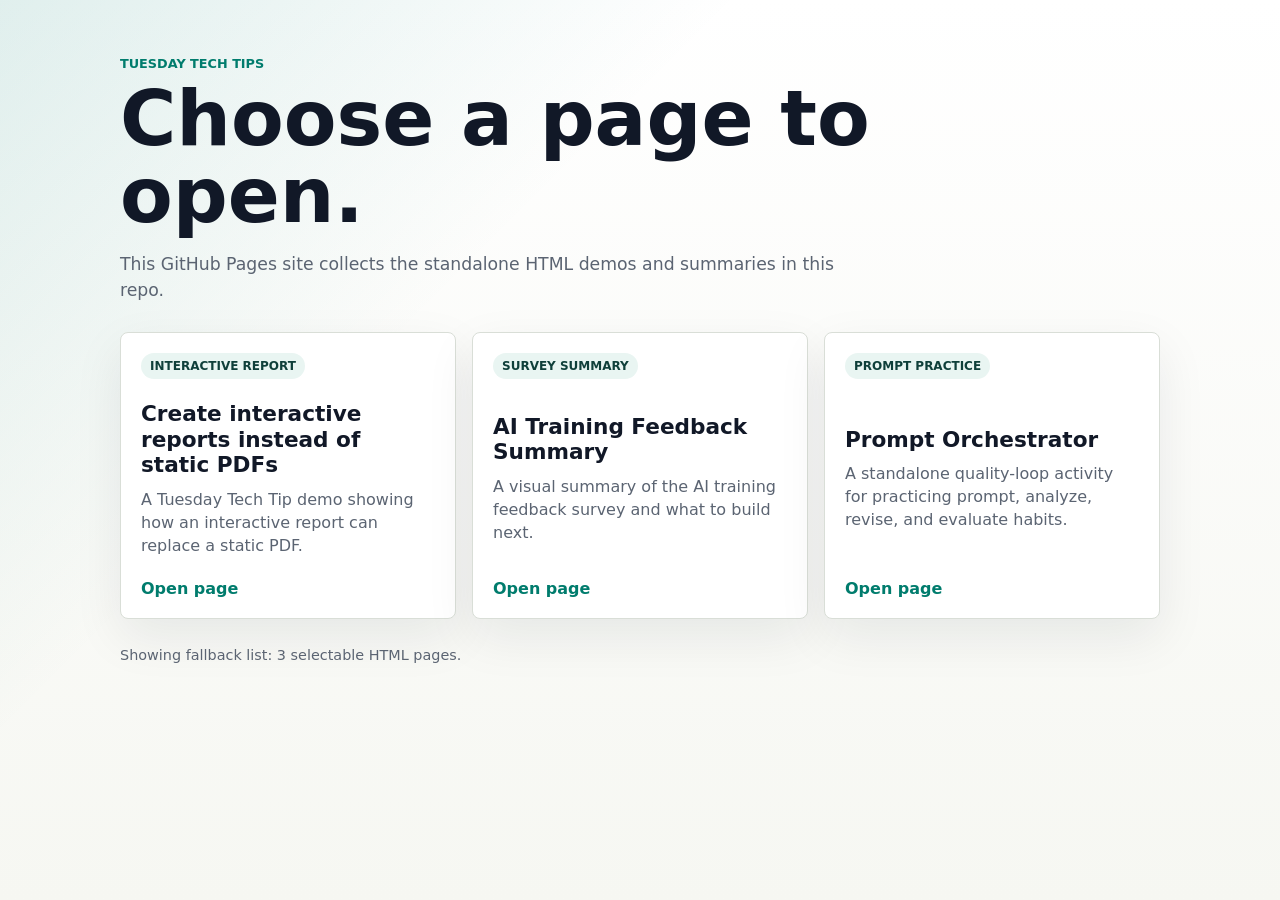
<file: index.html>
<!DOCTYPE html>
<html lang="en">
<head>
  <meta charset="UTF-8" />
  <meta name="viewport" content="width=device-width, initial-scale=1.0" />
  <title>Tuesday Tech Tips</title>
  <style>
    :root {
      color-scheme: light;
      --ink: #111827;
      --muted: #5b6472;
      --paper: #f6f7f2;
      --card: #ffffff;
      --line: #d9ded7;
      --accent: #007c6d;
      --accent-strong: #0f3f3a;
      --shadow: 0 18px 50px rgba(17, 24, 39, 0.08);
    }

    * {
      box-sizing: border-box;
    }

    body {
      margin: 0;
      min-height: 100vh;
      background:
        linear-gradient(135deg, rgba(0, 124, 109, 0.12), transparent 34%),
        linear-gradient(180deg, #ffffff, var(--paper));
      color: var(--ink);
      font-family: Inter, ui-sans-serif, system-ui, -apple-system, BlinkMacSystemFont, "Segoe UI", sans-serif;
      letter-spacing: 0;
    }

    main {
      width: min(1040px, calc(100% - 32px));
      margin: 0 auto;
      padding: 56px 0;
    }

    header {
      max-width: 760px;
      margin-bottom: 28px;
    }

    .eyebrow {
      margin: 0 0 10px;
      color: var(--accent);
      font-size: 0.8rem;
      font-weight: 900;
      text-transform: uppercase;
    }

    h1 {
      margin: 0;
      font-size: clamp(2.4rem, 6vw, 4.8rem);
      line-height: 1;
    }

    .lede {
      margin: 16px 0 0;
      color: var(--muted);
      font-size: 1.08rem;
      line-height: 1.55;
    }

    .page-grid {
      display: grid;
      grid-template-columns: repeat(3, minmax(0, 1fr));
      gap: 16px;
      margin-top: 28px;
    }

    .page-card {
      display: grid;
      min-height: 260px;
      align-content: space-between;
      gap: 22px;
      padding: 20px;
      border: 1px solid var(--line);
      border-radius: 8px;
      background: var(--card);
      color: inherit;
      text-decoration: none;
      box-shadow: var(--shadow);
      transition: transform 140ms ease, border-color 140ms ease, box-shadow 140ms ease;
    }

    .page-card:hover,
    .page-card:focus-visible {
      border-color: rgba(0, 124, 109, 0.52);
      box-shadow: 0 22px 60px rgba(17, 24, 39, 0.13);
      transform: translateY(-3px);
      outline: none;
    }

    .page-card h2 {
      margin: 0;
      font-size: 1.35rem;
      line-height: 1.18;
    }

    .page-card p {
      margin: 10px 0 0;
      color: var(--muted);
      line-height: 1.45;
    }

    .card-kicker {
      display: inline-flex;
      width: fit-content;
      padding: 6px 9px;
      border-radius: 999px;
      background: #e9f5f2;
      color: var(--accent-strong);
      font-size: 0.75rem;
      font-weight: 900;
      text-transform: uppercase;
    }

    .open-label {
      color: var(--accent);
      font-weight: 900;
    }

    footer {
      margin-top: 28px;
      color: var(--muted);
      font-size: 0.9rem;
    }

    @media (max-width: 820px) {
      .page-grid {
        grid-template-columns: 1fr;
      }

      .page-card {
        min-height: 210px;
      }
    }
  </style>
</head>
<body>
  <main>
    <header>
      <p class="eyebrow">Tuesday Tech Tips</p>
      <h1>Choose a page to open.</h1>
      <p class="lede">
        This GitHub Pages site collects the standalone HTML demos and summaries in this repo.
      </p>
    </header>

    <section class="page-grid" id="page-grid" aria-label="Available HTML pages">
      <a class="page-card" href="tuesday_tech_tip_interactive_report.html">
        <span class="card-kicker">Interactive report</span>
        <div>
          <h2>Create interactive reports instead of static PDFs</h2>
          <p>A Tuesday Tech Tip demo showing how an interactive report can replace a static PDF.</p>
        </div>
        <span class="open-label">Open page</span>
      </a>

      <a class="page-card" href="survey-summary.html">
        <span class="card-kicker">Survey summary</span>
        <div>
          <h2>AI Training Feedback Summary</h2>
          <p>A visual summary of the AI training feedback survey and what to build next.</p>
        </div>
        <span class="open-label">Open page</span>
      </a>

      <a class="page-card" href="prompt-orchestrator-standalone.html">
        <span class="card-kicker">Prompt practice</span>
        <div>
          <h2>Prompt Orchestrator</h2>
          <p>A standalone quality-loop activity for practicing prompt, analyze, revise, and evaluate habits.</p>
        </div>
        <span class="open-label">Open page</span>
      </a>
    </section>

    <footer id="page-count-note">
      Showing the current standalone HTML pages in this repo.
    </footer>
  </main>

  <script>
    const fallbackPages = [
      {
        path: "tuesday_tech_tip_interactive_report.html",
        type: "Interactive report",
        title: "Create interactive reports instead of static PDFs",
        description: "A Tuesday Tech Tip demo showing how an interactive report can replace a static PDF."
      },
      {
        path: "survey-summary.html",
        type: "Survey summary",
        title: "AI Training Feedback Summary",
        description: "A visual summary of the AI training feedback survey and what to build next."
      },
      {
        path: "prompt-orchestrator-standalone.html",
        type: "Prompt practice",
        title: "Prompt Orchestrator",
        description: "A standalone quality-loop activity for practicing prompt, analyze, revise, and evaluate habits."
      }
    ];

    const knownPages = new Map(fallbackPages.map((page) => [page.path, page]));
    const grid = document.getElementById("page-grid");
    const note = document.getElementById("page-count-note");

    function escapeHtml(value) {
      return String(value)
        .replaceAll("&", "&amp;")
        .replaceAll("<", "&lt;")
        .replaceAll(">", "&gt;")
        .replaceAll('"', "&quot;")
        .replaceAll("'", "&#039;");
    }

    function titleFromPath(path) {
      return path
        .replace(/\.html$/i, "")
        .split("/")
        .pop()
        .replace(/[-_]+/g, " ")
        .replace(/\b\w/g, (letter) => letter.toUpperCase());
    }

    function pageFromPath(path) {
      return knownPages.get(path) || {
        path,
        type: "HTML page",
        title: titleFromPath(path),
        description: "Standalone HTML page in this repository."
      };
    }

    function renderPages(pages, sourceLabel) {
      grid.innerHTML = pages.map((page) => `
        <a class="page-card" href="${escapeHtml(page.path)}">
          <span class="card-kicker">${escapeHtml(page.type)}</span>
          <div>
            <h2>${escapeHtml(page.title)}</h2>
            <p>${escapeHtml(page.description)}</p>
          </div>
          <span class="open-label">Open page</span>
        </a>
      `).join("");

      note.textContent = `${sourceLabel}: ${pages.length} selectable HTML ${pages.length === 1 ? "page" : "pages"}.`;
    }

    async function loadRepoPages() {
      const response = await fetch("https://api.github.com/repos/jchen-sabey/tuesday-tech-tip/git/trees/main?recursive=1", {
        headers: { "Accept": "application/vnd.github+json" }
      });

      if (!response.ok) {
        throw new Error(`GitHub API returned ${response.status}`);
      }

      const payload = await response.json();
      return payload.tree
        .filter((item) => item.type === "blob" && /\.html$/i.test(item.path) && item.path !== "index.html")
        .map((item) => item.path)
        .sort((a, b) => {
          const knownA = knownPages.has(a) ? fallbackPages.findIndex((page) => page.path === a) : 999;
          const knownB = knownPages.has(b) ? fallbackPages.findIndex((page) => page.path === b) : 999;
          return knownA === knownB ? a.localeCompare(b) : knownA - knownB;
        })
        .map(pageFromPath);
    }

    loadRepoPages()
      .then((pages) => renderPages(pages.length ? pages : fallbackPages, "Loaded from the repo"))
      .catch(() => renderPages(fallbackPages, "Showing fallback list"));
  </script>
</body>
</html>
</file>
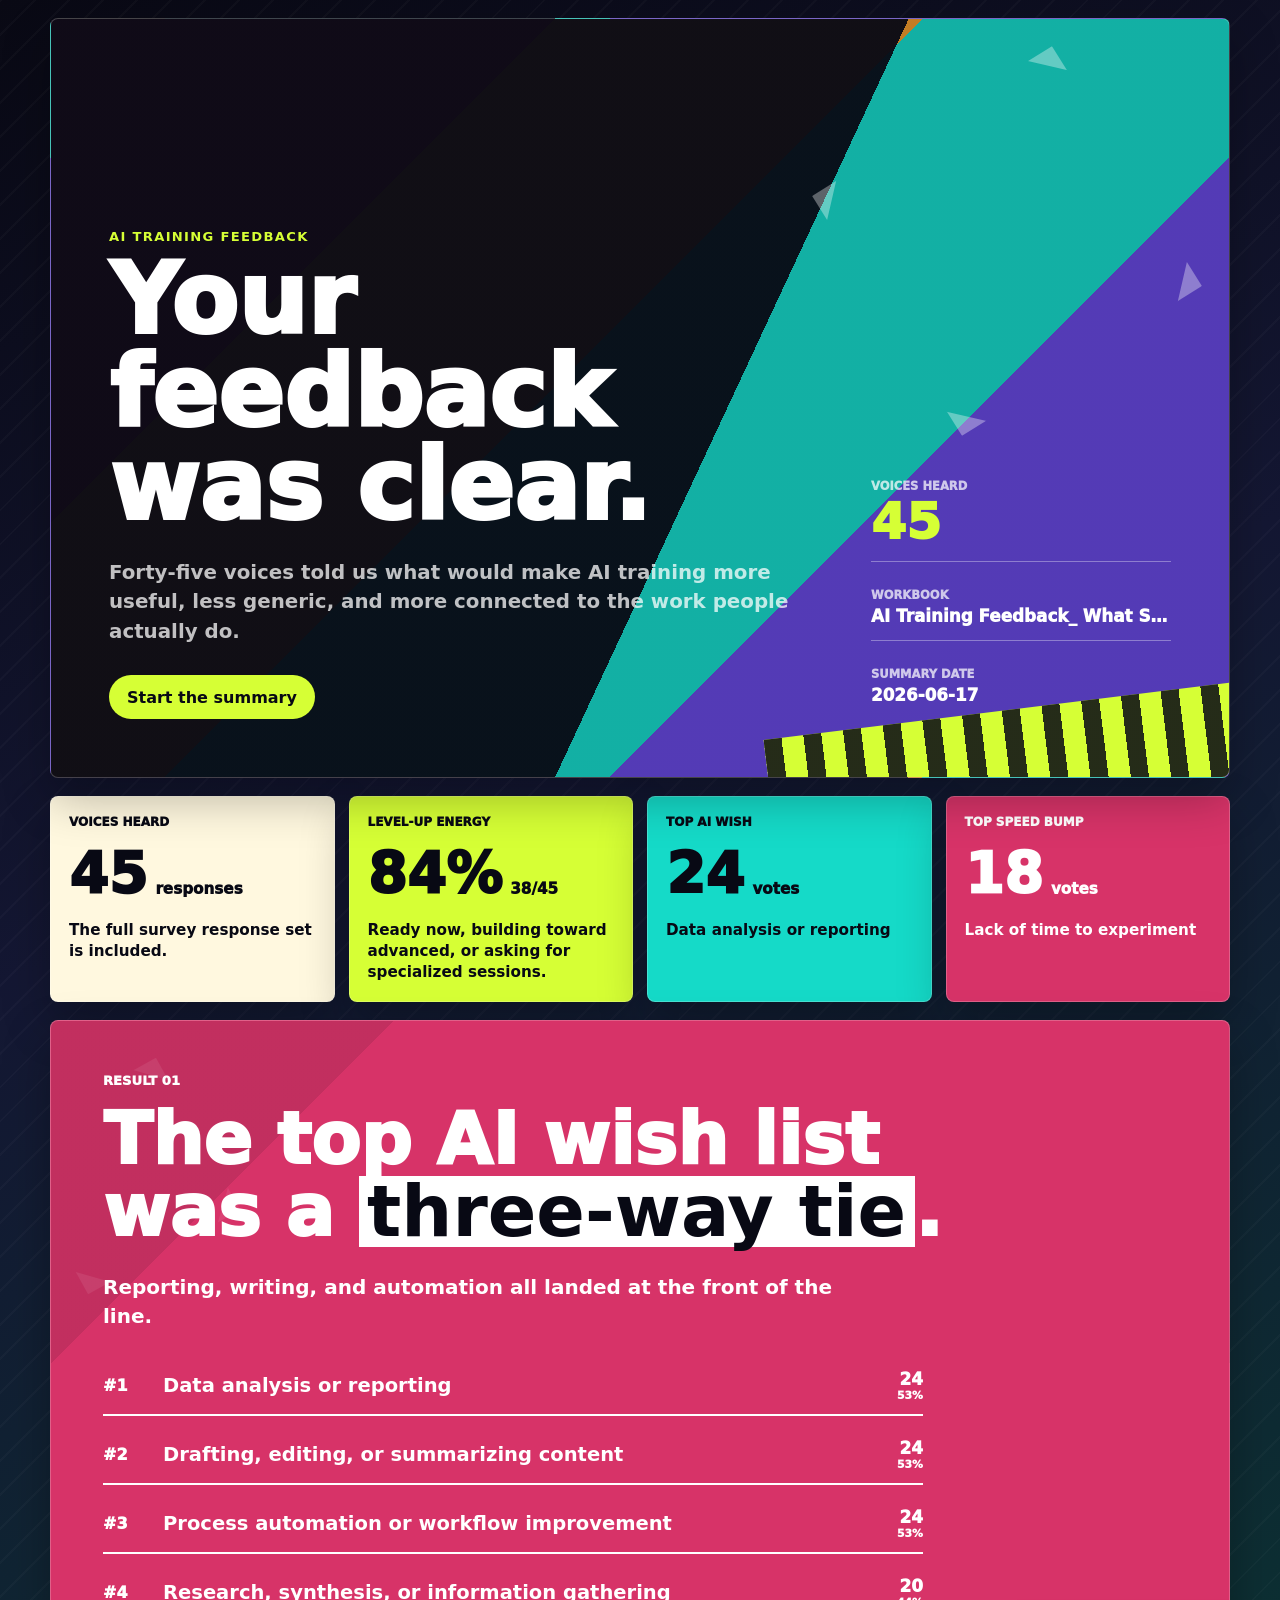
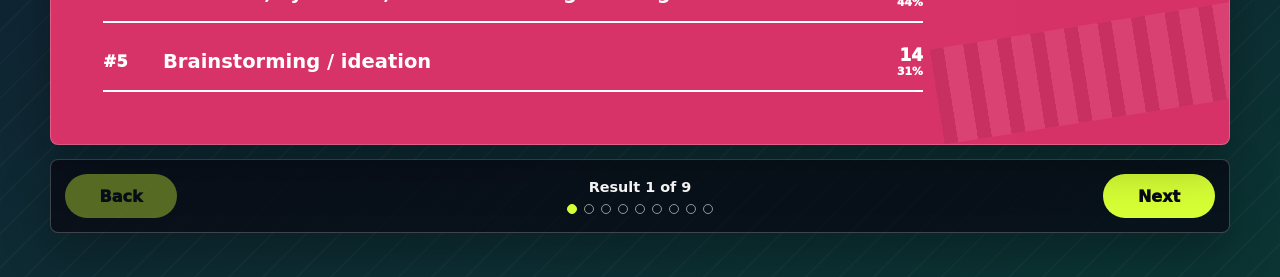
<file: survey-summary.html>
<!DOCTYPE html>
<html lang="en">
  <head>
    <meta charset="UTF-8" />
    <meta name="viewport" content="width=device-width, initial-scale=1.0" />
    <title>AI Training Feedback Summary</title>
    <link rel="stylesheet" href="css/survey-summary.css" />
  </head>
  <body>
    <div class="page-shell">
      <header class="hero-card" id="top">
        <div class="hero-copy">
          <p class="eyebrow">AI Training Feedback</p>
          <h1>Your feedback was clear.</h1>
          <p class="lede">
            Forty-five voices told us what would make AI training more useful, less generic, and more
            connected to the work people actually do.
          </p>
          <div class="hero-actions">
            <a class="primary-link" href="#story-deck">Start the summary</a>
          </div>
        </div>

        <dl class="source-panel" aria-label="Survey source">
          <div>
            <dt>Voices heard</dt>
            <dd id="source-response-count">45</dd>
          </div>
          <div>
            <dt>Workbook</dt>
            <dd id="source-name">Survey results</dd>
          </div>
          <div>
            <dt>Summary date</dt>
            <dd id="source-date">2026-06-17</dd>
          </div>
        </dl>
      </header>

      <main>
        <section class="opening-stats" id="metric-grid" aria-label="Key survey highlights"></section>
        <section class="summary-slides" aria-label="Survey summary slides">
          <section class="story-deck" id="story-deck" aria-live="polite"></section>
          <nav class="slide-controls" aria-label="Summary slide navigation">
            <button class="slide-button" type="button" id="slide-prev">Back</button>
            <div class="slide-status">
              <span id="slide-count">Slide 1 of 1</span>
              <div class="slide-dots" id="slide-dots"></div>
            </div>
            <button class="slide-button" type="button" id="slide-next">Next</button>
          </nav>
        </section>
      </main>
    </div>

    <script src="js/survey-summary-data.js"></script>
    <script src="js/survey-summary.js"></script>
  </body>
</html>
</file>
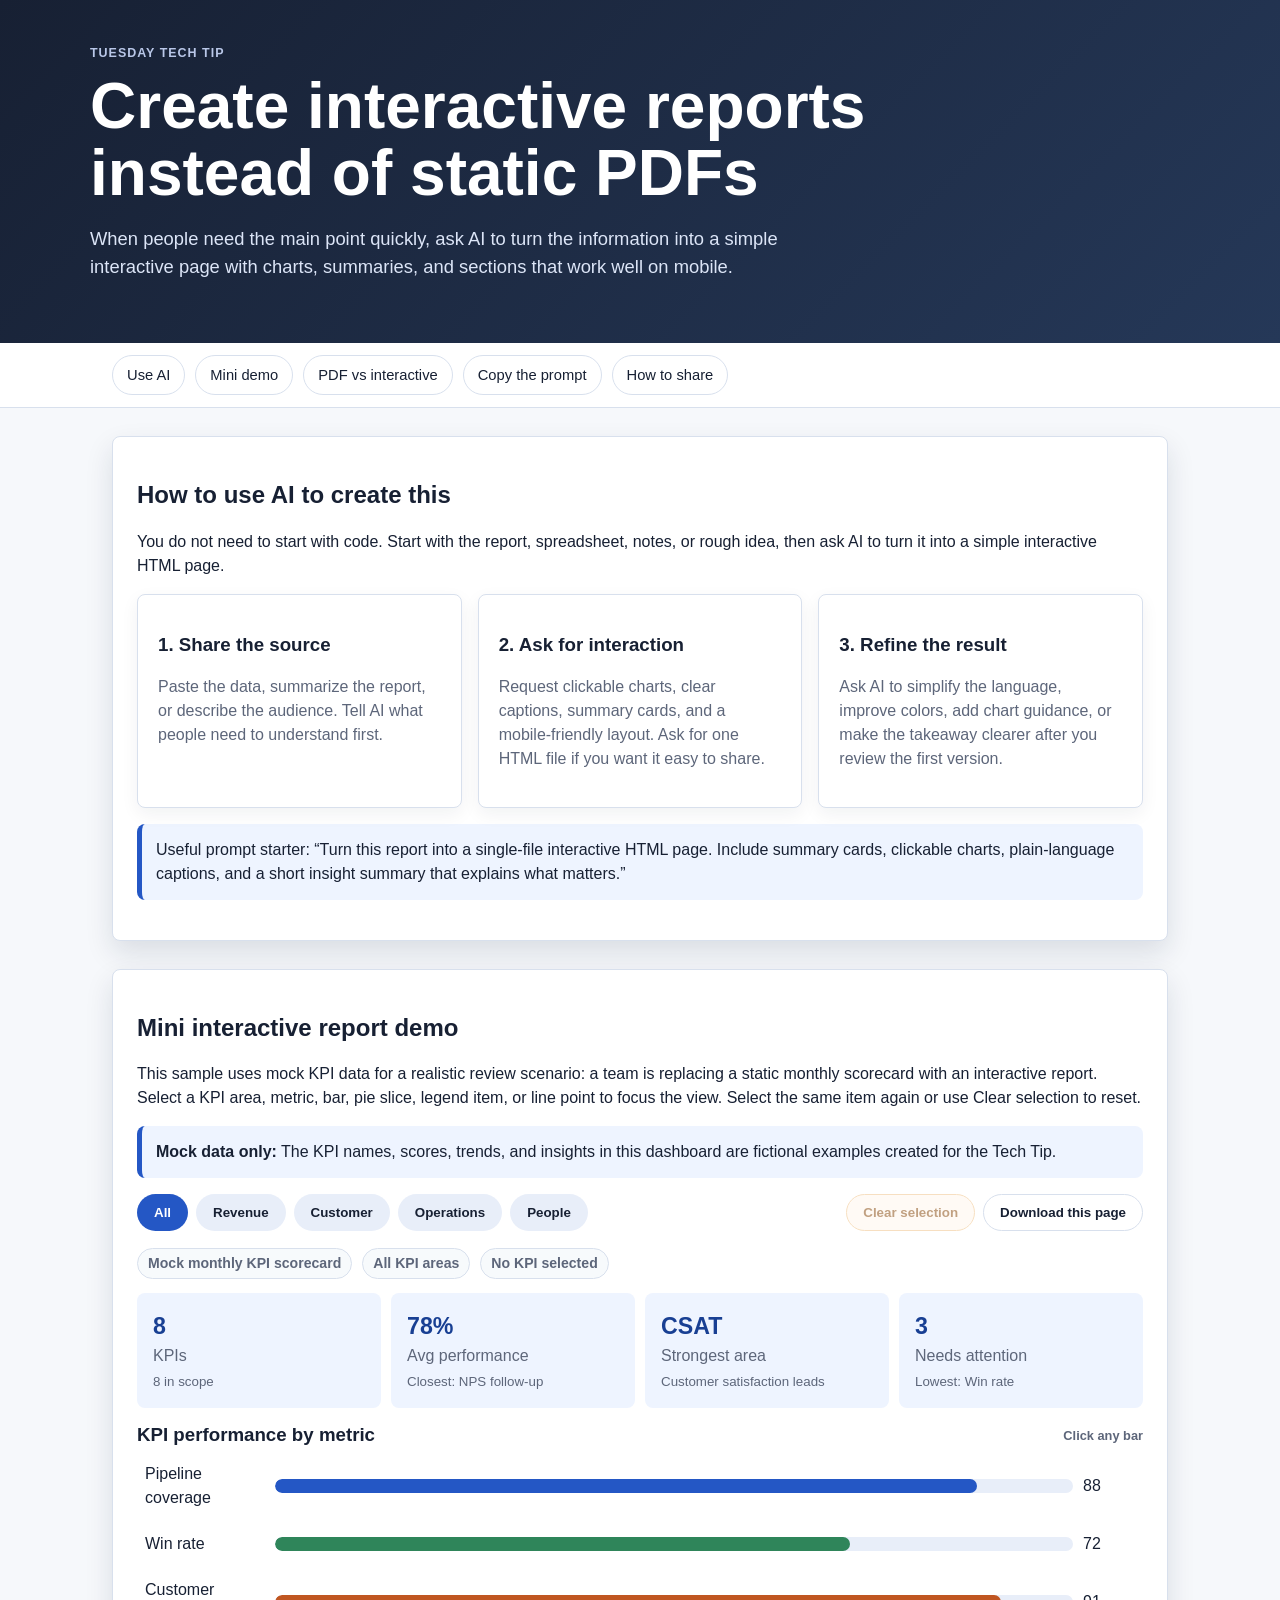
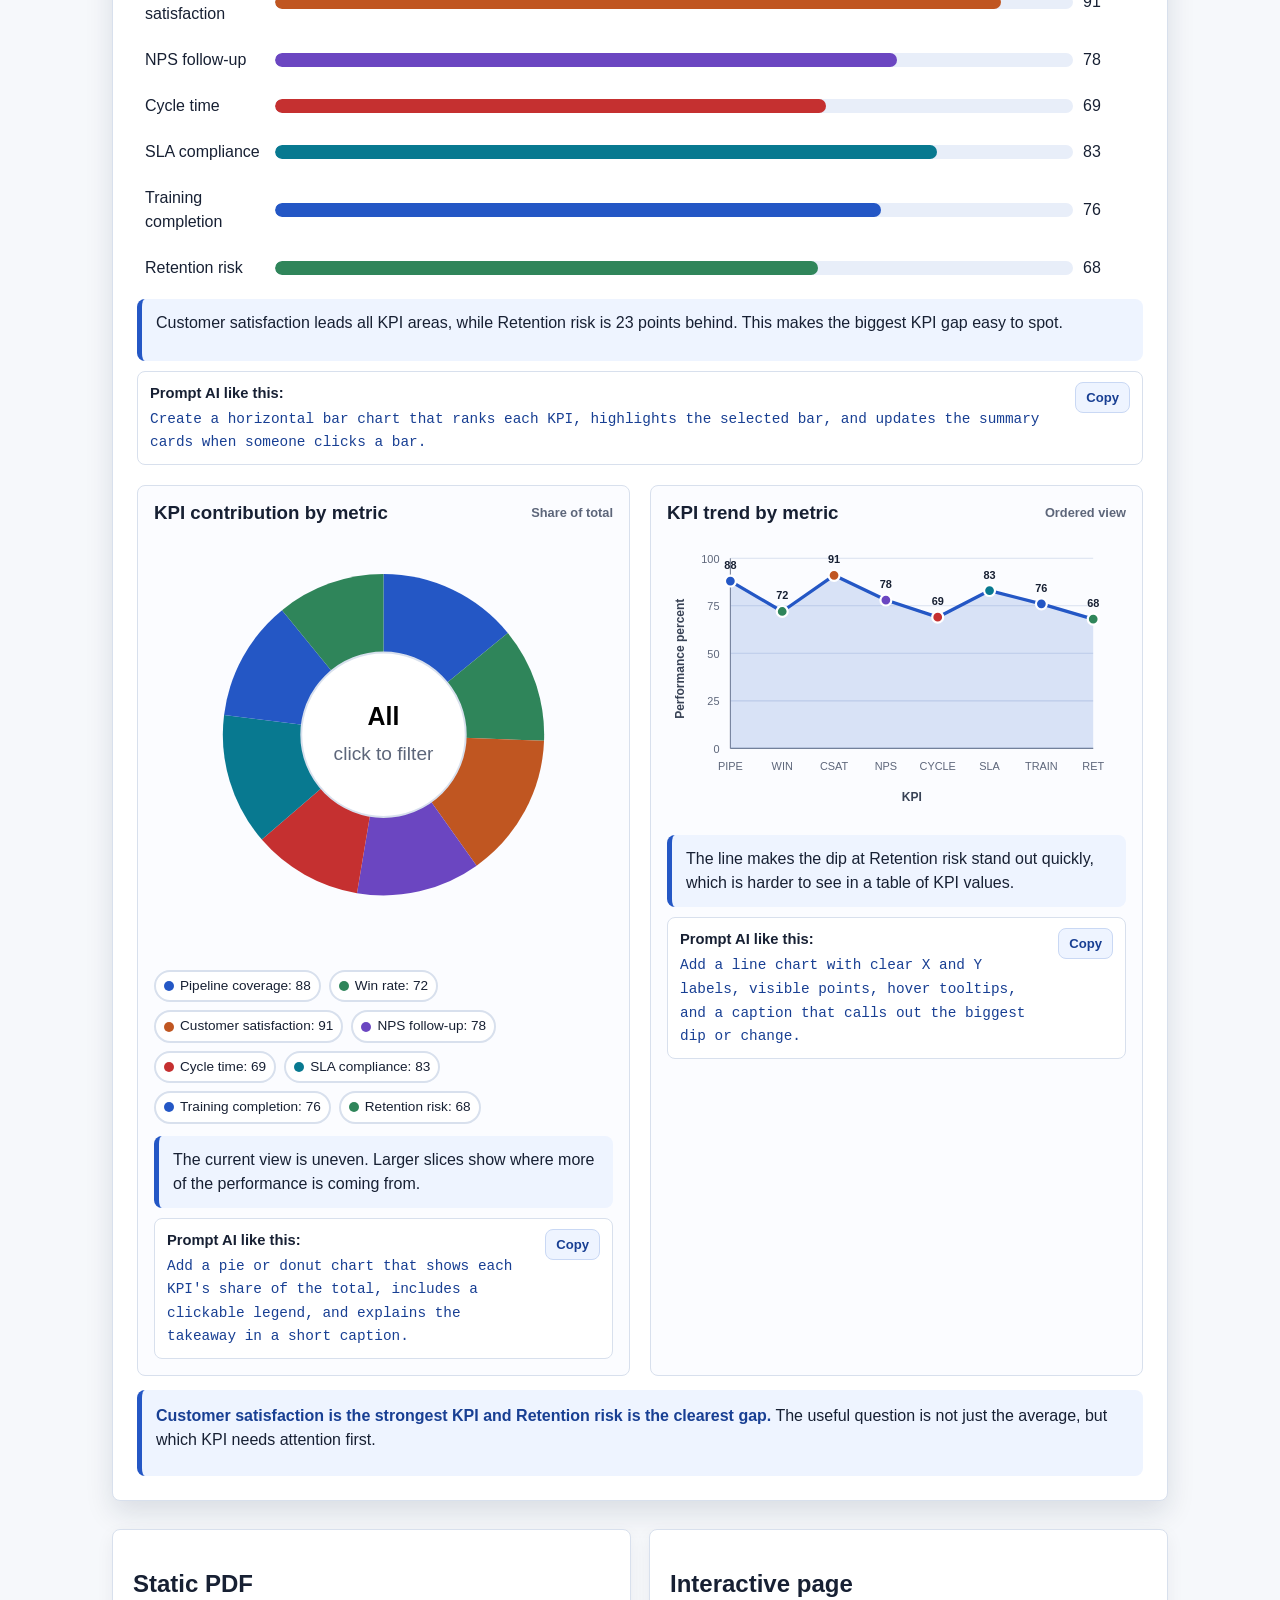
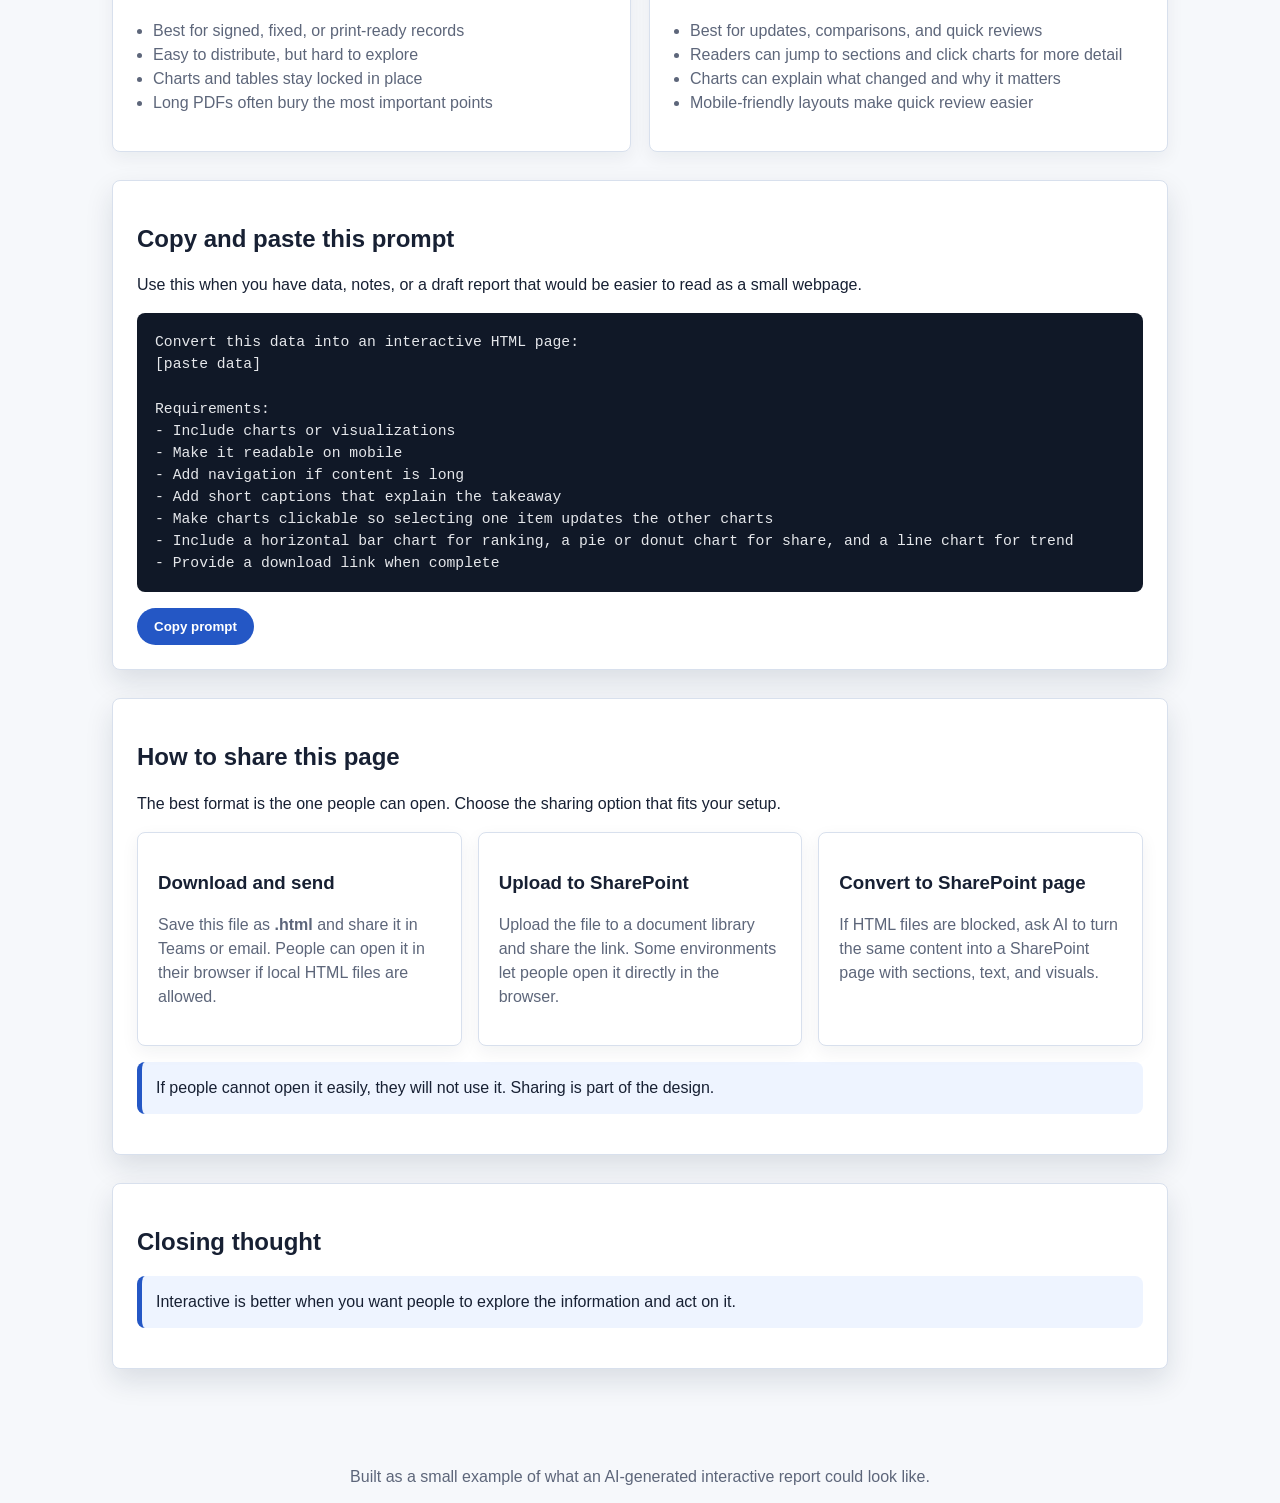
<file: tuesday_tech_tip_interactive_report.html>
<!DOCTYPE html>
<html lang="en">
<head>
  <meta charset="UTF-8" />
  <meta name="viewport" content="width=device-width, initial-scale=1.0" />
  <title>Tuesday Tech Tip: Create Interactive Reports Instead of PDFs</title>
  <style>
    :root {
      --bg: #f6f8fb;
      --card: #ffffff;
      --text: #172033;
      --muted: #5d667a;
      --border: #d8e0ed;
      --soft: #eef4ff;
      --accent: #2457c5;
      --accent-dark: #183f93;
      --focus: #111827;
      --success: #2f855a;
      --warning: #b7791f;
      --risk: #c53030;
      --shadow: 0 12px 28px rgba(20, 32, 55, 0.12);
      --palette-1: #2457c5;
      --palette-2: #2f855a;
      --palette-3: #c05621;
      --palette-4: #6b46c1;
      --palette-5: #c53030;
      --palette-6: #087990;
    }

    * { box-sizing: border-box; }
    html { scroll-behavior: smooth; }

    body {
      margin: 0;
      font-family: Arial, Helvetica, sans-serif;
      background: var(--bg);
      color: var(--text);
      line-height: 1.5;
    }

    header {
      background: linear-gradient(135deg, #172033, #253858);
      color: white;
      padding: 44px 22px;
    }

    .wrap { width: min(1100px, 100%); margin: 0 auto; }

    .eyebrow {
      text-transform: uppercase;
      letter-spacing: 0.08em;
      font-size: 0.78rem;
      color: #b9c7e8;
      font-weight: 700;
      margin-bottom: 10px;
    }

    h1 { font-size: clamp(2rem, 5vw, 4rem); line-height: 1.05; margin: 0 0 16px; max-width: 880px; }
    h2, h3 { line-height: 1.2; }
    .lead { max-width: 760px; color: #dce5f7; font-size: 1.15rem; }

    nav {
      position: sticky;
      top: 0;
      background: rgba(255,255,255,0.96);
      border-bottom: 1px solid var(--border);
      z-index: 10;
      backdrop-filter: blur(10px);
    }

    nav .wrap { display: flex; gap: 10px; overflow-x: auto; padding: 12px 22px; }

    nav a {
      text-decoration: none;
      border: 1px solid var(--border);
      border-radius: 999px;
      padding: 8px 14px;
      background: white;
      font-size: 0.92rem;
      color: var(--text);
      white-space: nowrap;
      transition: border-color 0.2s ease, color 0.2s ease, box-shadow 0.2s ease;
    }

    nav a:hover { border-color: var(--accent); color: var(--accent-dark); }
    a:focus-visible, button:focus-visible, [role="button"]:focus-visible, [tabindex]:focus-visible {
      outline: 3px solid rgba(24, 63, 147, 0.35);
      outline-offset: 3px;
    }

    main { padding: 28px 22px 48px; }
    section { margin-bottom: 28px; }

    .grid { display: grid; gap: 16px; grid-template-columns: repeat(3,1fr); }
    .comparison { display: grid; gap: 18px; grid-template-columns: 1fr 1fr; }
    .card { background: var(--card); padding: 20px; border-radius: 8px; border: 1px solid var(--border); box-shadow: 0 6px 18px rgba(20, 32, 55, 0.06); }
    .card p, .list { color: var(--muted); }
    .hero-card { background: white; padding: 24px; border-radius: 8px; border: 1px solid var(--border); box-shadow: var(--shadow); }

    .demo-toolbar {
      display: flex;
      justify-content: space-between;
      gap: 16px;
      flex-wrap: wrap;
      align-items: center;
      margin: 16px 0;
    }

    .demo-controls { display: flex; gap: 8px; flex-wrap: wrap; }

    button {
      border: 1px solid transparent;
      padding: 10px 16px;
      border-radius: 999px;
      cursor: pointer;
      font-weight: 700;
      background: #e8eef9;
      color: var(--text);
      transition: transform 0.18s ease, background 0.18s ease, border-color 0.18s ease, box-shadow 0.18s ease;
    }

    button:hover { transform: translateY(-1px); border-color: #b7c5dd; box-shadow: 0 5px 12px rgba(20, 32, 55, 0.08); }
    button.active, button.primary { background: var(--accent); color:white; }
    button.secondary { background: white; border-color: var(--border); }
    button.clear { background: #fff7ed; border-color: #f0c38a; color: #8a4b0f; }
    button[disabled] { opacity: 0.52; cursor: not-allowed; transform: none; box-shadow: none; }

    .status-row {
      display: flex;
      align-items: center;
      gap: 10px;
      flex-wrap: wrap;
      margin: 8px 0 14px;
      min-height: 32px;
    }

    .badge {
      display: inline-flex;
      align-items: center;
      min-height: 28px;
      padding: 4px 10px;
      border-radius: 999px;
      background: #f7fafc;
      border: 1px solid var(--border);
      color: var(--muted);
      font-size: 0.88rem;
      font-weight: 700;
    }

    .badge.selected {
      background: #fff7ed;
      border-color: #f0b76b;
      color: #8a4b0f;
    }

    .metric-row { display:grid; grid-template-columns: repeat(4,1fr); gap:10px; }
    .metric {
      background: var(--soft);
      padding:14px;
      border-radius:8px;
      border: 2px solid transparent;
      min-height: 96px;
      cursor: pointer;
      transition: border-color 0.2s ease, background 0.2s ease, transform 0.2s ease, opacity 0.2s ease;
    }
    .metric:hover { transform: translateY(-1px); background: #e7f0ff; }
    .metric.selected { border-color: var(--focus); background: #fffaf0; }
    .metric.dimmed { opacity: 0.58; }
    .metric strong { display:block; font-size:1.45rem; color:var(--accent-dark); }
    .metric span { color: var(--muted); }
    .metric small { display:block; color: var(--muted); margin-top:4px; min-height: 18px; }

    .chart { margin-top: 16px; }
    .chart-title-row { display:flex; justify-content:space-between; align-items:center; gap:12px; margin-bottom:8px; }
    .chart-title-row h3 { margin:0; }
    .selection-note { min-width: 96px; text-align:right; font-size:0.8rem; color:var(--muted); font-weight:700; }
    .bar-row {
      display:grid;
      grid-template-columns: 120px minmax(120px, 1fr) 52px;
      gap:10px;
      align-items:center;
      margin: 8px 0;
      min-height: 32px;
      cursor:pointer;
      border: 2px solid transparent;
      border-radius: 8px;
      padding: 5px 6px;
      transition: opacity 0.2s ease, border-color 0.2s ease, background 0.2s ease, transform 0.2s ease;
    }
    .bar-row:hover { background:#f7fafc; transform: translateX(2px); }
    .bar-track { background:#e8eef9; height:14px; border-radius:999px; overflow:hidden; }
    .bar-fill { height:100%; border-radius:999px; transition: width 0.35s ease, opacity 0.2s ease; }
    .bar-row.selected { border-color: var(--focus); background:#fffaf0; }
    .bar-row.selected span:first-child { font-weight: 800; color: var(--accent-dark); }
    .bar-row.dimmed { opacity: 0.38; }
    .selected-chip { color:#8a4b0f; font-size:0.8rem; font-weight:700; }

    .viz-grid { display:grid; grid-template-columns: 1fr 1fr; gap:20px; margin-top:20px; }
    .viz-card { border:1px solid var(--border); border-radius:8px; padding:16px; background:#fbfcff; min-width:0; }
    svg { width:100%; height:auto; overflow: visible; }

    .slice, .line-point, .legend-item {
      cursor: pointer;
      transition: opacity 0.2s ease, stroke-width 0.2s ease, transform 0.2s ease, filter 0.2s ease;
    }
    .slice:hover, .line-point:hover { opacity: 0.86; filter: brightness(1.03); }
    .slice.selected { stroke: var(--focus); stroke-width: 4; filter: drop-shadow(0 2px 4px rgba(17, 24, 39, 0.25)); }
    .slice.dimmed { opacity: 0.25; }
    .line-point.selected { stroke: var(--focus); stroke-width: 4; filter: drop-shadow(0 2px 4px rgba(17, 24, 39, 0.25)); }
    .line-point.dimmed { opacity: 0.25; }
    .line-segment { transition: opacity 0.2s ease; }
    .line-segment.dimmed { opacity: 0.25; }
    .area-fill { opacity:0.16; transition: opacity 0.2s ease; }
    .area-fill.dimmed { opacity:0.06; }
    .axis { stroke:#7b8497; stroke-width:1; }
    .gridline { stroke:#d9e1ef; stroke-width:1; }
    .axis-label { fill:#5d667a; font-size:10px; }
    .axis-title { fill:#384255; font-size:11px; font-weight:700; }
    .value-label { fill:#172033; font-size:10px; font-weight:700; pointer-events:none; }

    .legend { display:flex; flex-wrap:wrap; gap:8px; margin-top:10px; min-height:34px; }
    .legend-item {
      display:flex;
      align-items:center;
      gap:6px;
      border:2px solid var(--border);
      border-radius:999px;
      padding:4px 8px;
      font-size:0.85rem;
      background:white;
      min-height:30px;
    }
    .legend-item:hover { border-color:#aab9d1; background:#f7fafc; }
    .legend-item.selected { border-color:var(--focus); background:#fffaf0; }
    .legend-item.dimmed { opacity:0.38; }
    .swatch { width:10px; height:10px; border-radius:50%; display:inline-block; flex:0 0 auto; }

    .caption {
      margin: 12px 0 0;
      min-height: 62px;
      background: var(--soft);
      border-left: 5px solid var(--accent);
      border-radius: 8px;
      padding: 12px 14px;
      color: var(--text);
      transition: background 0.2s ease, border-color 0.2s ease;
    }

    .prompt-tip {
      display: grid;
      grid-template-columns: 1fr auto;
      gap: 10px;
      align-items: start;
      margin: 10px 0 0;
      padding: 10px 12px;
      border: 1px solid var(--border);
      border-radius: 8px;
      background: #ffffff;
      color: var(--muted);
      font-size: 0.92rem;
    }
    .prompt-tip-content { min-width: 0; }
    .prompt-tip strong {
      display: block;
      color: var(--text);
      margin-bottom: 3px;
    }
    .prompt-tip code {
      color: var(--accent-dark);
      font-family: Consolas, Monaco, monospace;
      font-size: 0.9rem;
      white-space: normal;
    }
    .copy-mini {
      padding: 7px 10px;
      font-size: 0.82rem;
      border-radius: 8px;
      background: #eef4ff;
      color: var(--accent-dark);
      border-color: #c9d8f4;
      white-space: nowrap;
    }
    .copy-mini.copied {
      background: #e8f5ee;
      color: #1f6f43;
      border-color: #a7d4b9;
    }

    .callout, .insight { background: var(--soft); border-left: 5px solid var(--accent); border-radius: 8px; padding: 14px; color: var(--text); }
    .insight { margin-top: 14px; min-height: 86px; }
    .insight strong { color: var(--accent-dark); }

    .prompt-box {
      background: #101827;
      color: #e5e7eb;
      border-radius: 8px;
      padding: 18px;
      white-space: pre-wrap;
      overflow-x: auto;
      font-family: Consolas, Monaco, monospace;
      font-size: 0.92rem;
      line-height: 1.5;
      margin: 16px 0;
    }

    .tooltip {
      position: fixed;
      z-index: 30;
      max-width: 240px;
      pointer-events: none;
      background: #111827;
      color: white;
      border-radius: 8px;
      padding: 8px 10px;
      font-size: 0.84rem;
      box-shadow: 0 10px 22px rgba(17, 24, 39, 0.22);
      opacity: 0;
      transform: translate(-50%, -115%);
      transition: opacity 0.12s ease;
    }
    .tooltip.show { opacity: 1; }

    .list { padding-left: 20px; }
    footer { text-align:center; color:var(--muted); padding:20px; }

    @media(max-width:760px){
      .grid, .metric-row, .viz-grid, .comparison { grid-template-columns:1fr; }
      main { padding: 18px 14px 38px; }
      nav .wrap { padding: 10px 14px; }
      .hero-card { padding:18px; }
      .bar-row { grid-template-columns: 88px minmax(90px, 1fr) 42px; gap:8px; }
      .demo-toolbar { align-items: stretch; }
      .demo-controls { width:100%; }
      .demo-controls button, .demo-toolbar button { flex: 1 1 auto; }
      .selection-note { text-align:left; min-width:0; }
      .caption { min-height: 0; }
      .prompt-tip { grid-template-columns: 1fr; }
      .prompt-tip code { word-break: break-word; }
    }
  </style>
</head>
<body>
<header>
  <div class="wrap">
    <div class="eyebrow">Tuesday Tech Tip</div>
    <h1>Create interactive reports instead of static PDFs</h1>
    <p class="lead">When people need the main point quickly, ask AI to turn the information into a simple interactive page with charts, summaries, and sections that work well on mobile.</p>
  </div>
</header>

<nav aria-label="Page sections">
  <div class="wrap">
    <a href="#create-with-ai">Use AI</a>
    <a href="#demo">Mini demo</a>
    <a href="#compare">PDF vs interactive</a>
    <a href="#prompt">Copy the prompt</a>
    <a href="#share">How to share</a>
  </div>
</nav>

<main class="wrap">
  <section id="create-with-ai" class="hero-card">
    <h2>How to use AI to create this</h2>
    <p>You do not need to start with code. Start with the report, spreadsheet, notes, or rough idea, then ask AI to turn it into a simple interactive HTML page.</p>
    <div class="grid">
      <article class="card">
        <h3>1. Share the source</h3>
        <p>Paste the data, summarize the report, or describe the audience. Tell AI what people need to understand first.</p>
      </article>
      <article class="card">
        <h3>2. Ask for interaction</h3>
        <p>Request clickable charts, clear captions, summary cards, and a mobile-friendly layout. Ask for one HTML file if you want it easy to share.</p>
      </article>
      <article class="card">
        <h3>3. Refine the result</h3>
        <p>Ask AI to simplify the language, improve colors, add chart guidance, or make the takeaway clearer after you review the first version.</p>
      </article>
    </div>
    <p class="callout">Useful prompt starter: “Turn this report into a single-file interactive HTML page. Include summary cards, clickable charts, plain-language captions, and a short insight summary that explains what matters.”</p>
  </section>

  <section id="demo" class="hero-card">
    <h2>Mini interactive report demo</h2>
    <p>This sample uses mock KPI data for a realistic review scenario: a team is replacing a static monthly scorecard with an interactive report. Select a KPI area, metric, bar, pie slice, legend item, or line point to focus the view. Select the same item again or use Clear selection to reset.</p>
    <p class="callout"><strong>Mock data only:</strong> The KPI names, scores, trends, and insights in this dashboard are fictional examples created for the Tech Tip.</p>

    <div class="demo-toolbar">
      <div class="demo-controls" aria-label="Category filters">
        <button class="active" data-category="all" onclick="setCategory('all',this)">All</button>
        <button data-category="revenue" onclick="setCategory('revenue',this)">Revenue</button>
        <button data-category="customer" onclick="setCategory('customer',this)">Customer</button>
        <button data-category="operations" onclick="setCategory('operations',this)">Operations</button>
        <button data-category="people" onclick="setCategory('people',this)">People</button>
      </div>
      <div class="demo-controls" aria-label="Report actions">
        <button class="clear" id="clearSelection" onclick="clearSelection()" disabled>Clear selection</button>
        <button class="secondary" onclick="downloadPage()">Download this page</button>
      </div>
    </div>

    <div class="status-row" aria-live="polite">
      <span class="badge" id="datasetBadge">Mock monthly KPI scorecard</span>
      <span class="badge" id="categoryBadge">All KPI areas</span>
      <span class="badge" id="selectionBadge">No KPI selected</span>
    </div>

    <div class="metric-row" id="metricRow" aria-label="Interactive summary metrics"></div>

    <div class="chart" aria-label="Bar chart panel">
      <div class="chart-title-row">
        <h3>KPI performance by metric</h3>
        <span class="selection-note" id="barSelectionNote">Click any bar</span>
      </div>
      <div id="barChart" aria-label="Clickable bar chart"></div>
      <p class="caption" id="barCaption"></p>
      <div class="prompt-tip">
        <div class="prompt-tip-content">
          <strong>Prompt AI like this:</strong>
          <code id="barPromptTip">Create a horizontal bar chart that ranks each KPI, highlights the selected bar, and updates the summary cards when someone clicks a bar.</code>
        </div>
        <button class="copy-mini" type="button" onclick="copyTip('barPromptTip', this)">Copy</button>
      </div>
    </div>

    <div class="viz-grid">
      <div class="viz-card">
        <div class="chart-title-row">
          <h3>KPI contribution by metric</h3>
          <span class="selection-note" id="pieSelectionNote">Share of total</span>
        </div>
        <svg id="pieChart" viewBox="0 0 240 220" role="img" aria-label="Clickable multicolor pie chart"></svg>
        <div class="legend" id="legend"></div>
        <p class="caption" id="pieCaption"></p>
        <div class="prompt-tip">
          <div class="prompt-tip-content">
            <strong>Prompt AI like this:</strong>
            <code id="piePromptTip">Add a pie or donut chart that shows each KPI's share of the total, includes a clickable legend, and explains the takeaway in a short caption.</code>
          </div>
          <button class="copy-mini" type="button" onclick="copyTip('piePromptTip', this)">Copy</button>
        </div>
      </div>
      <div class="viz-card">
        <div class="chart-title-row">
          <h3>KPI trend by metric</h3>
          <span class="selection-note" id="lineSelectionNote">Ordered view</span>
        </div>
        <svg id="lineChart" viewBox="0 0 420 260" role="img" aria-label="Clickable line chart with axes"></svg>
        <p class="caption" id="lineCaption"></p>
        <div class="prompt-tip">
          <div class="prompt-tip-content">
            <strong>Prompt AI like this:</strong>
            <code id="linePromptTip">Add a line chart with clear X and Y labels, visible points, hover tooltips, and a caption that calls out the biggest dip or change.</code>
          </div>
          <button class="copy-mini" type="button" onclick="copyTip('linePromptTip', this)">Copy</button>
        </div>
      </div>
    </div>

    <div class="insight" id="insight" aria-live="polite"></div>
  </section>

  <section id="compare" class="comparison">
    <article class="card">
      <h2>Static PDF</h2>
      <ul class="list">
        <li>Best for signed, fixed, or print-ready records</li>
        <li>Easy to distribute, but hard to explore</li>
        <li>Charts and tables stay locked in place</li>
        <li>Long PDFs often bury the most important points</li>
      </ul>
    </article>
    <article class="card">
      <h2>Interactive page</h2>
      <ul class="list">
        <li>Best for updates, comparisons, and quick reviews</li>
        <li>Readers can jump to sections and click charts for more detail</li>
        <li>Charts can explain what changed and why it matters</li>
        <li>Mobile-friendly layouts make quick review easier</li>
      </ul>
    </article>
  </section>

  <section id="prompt" class="hero-card">
    <h2>Copy and paste this prompt</h2>
    <p>Use this when you have data, notes, or a draft report that would be easier to read as a small webpage.</p>
    <div class="prompt-box" id="promptText">Convert this data into an interactive HTML page:
[paste data]

Requirements:
- Include charts or visualizations
- Make it readable on mobile
- Add navigation if content is long
- Add short captions that explain the takeaway
- Make charts clickable so selecting one item updates the other charts
- Include a horizontal bar chart for ranking, a pie or donut chart for share, and a line chart for trend
- Provide a download link when complete</div>
    <button class="primary" onclick="copyPrompt()">Copy prompt</button>
  </section>

  <section id="share" class="hero-card">
    <h2>How to share this page</h2>
    <p>The best format is the one people can open. Choose the sharing option that fits your setup.</p>
    <div class="grid">
      <div class="card">
        <h3>Download and send</h3>
        <p>Save this file as <strong>.html</strong> and share it in Teams or email. People can open it in their browser if local HTML files are allowed.</p>
      </div>
      <div class="card">
        <h3>Upload to SharePoint</h3>
        <p>Upload the file to a document library and share the link. Some environments let people open it directly in the browser.</p>
      </div>
      <div class="card">
        <h3>Convert to SharePoint page</h3>
        <p>If HTML files are blocked, ask AI to turn the same content into a SharePoint page with sections, text, and visuals.</p>
      </div>
    </div>
    <p class="callout">If people cannot open it easily, they will not use it. Sharing is part of the design.</p>
  </section>

  <section class="hero-card">
    <h2>Closing thought</h2>
    <p class="callout">Interactive is better when you want people to explore the information and act on it.</p>
  </section>
</main>

<footer>
  Built as a small example of what an AI-generated interactive report could look like.
</footer>

<div class="tooltip" id="tooltip" role="status" aria-live="polite"></div>

<script>
const palette = ["#2457c5", "#2f855a", "#c05621", "#6b46c1", "#c53030", "#087990"];

const reportData = {
  label: "Mock monthly KPI scorecard",
  scoreLabel: "Performance",
  xTitle: "KPI",
  yTitle: "Performance percent",
  data: [
    { area: "PIPE", name: "Pipeline coverage", category: "revenue", score: 88 },
    { area: "WIN", name: "Win rate", category: "revenue", score: 72 },
    { area: "CSAT", name: "Customer satisfaction", category: "customer", score: 91 },
    { area: "NPS", name: "NPS follow-up", category: "customer", score: 78 },
    { area: "CYCLE", name: "Cycle time", category: "operations", score: 69 },
    { area: "SLA", name: "SLA compliance", category: "operations", score: 83 },
    { area: "TRAIN", name: "Training completion", category: "people", score: 76 },
    { area: "RET", name: "Retention risk", category: "people", score: 68 }
  ]
};

const categoryLabels = {
  revenue: "Revenue",
  customer: "Customer",
  operations: "Operations",
  people: "People"
};

let activeCategory = "all";
let selectedArea = null;

function currentData() {
  return reportData.data.map((d, index) => ({ ...d, color: palette[index % palette.length] }));
}

function setCategory(cat, btn) {
  activeCategory = cat;
  selectedArea = null;
  document.querySelectorAll(".demo-controls button[data-category]").forEach(b => b.classList.remove("active"));
  btn.classList.add("active");
  render();
}

function clearSelection() {
  selectedArea = null;
  render();
}

function toggleArea(area) {
  selectedArea = selectedArea === area ? null : area;
  render();
}

function selectArea(area) {
  selectedArea = area;
  render();
}

function handleKey(event, action) {
  if (event.key === "Enter" || event.key === " ") {
    event.preventDefault();
    action();
  }
}

function getCategoryData() {
  const data = currentData();
  return activeCategory === "all" ? data : data.filter(d => d.category === activeCategory);
}

function getVisibleData() {
  const categoryData = getCategoryData();
  return selectedArea ? categoryData.filter(d => d.area === selectedArea) : categoryData;
}

function getStats(items) {
  const scores = items.map(d => d.score);
  const total = items.length;
  const avg = total ? Math.round(scores.reduce((sum, score) => sum + score, 0) / total) : 0;
  const top = total ? items.reduce((a, b) => a.score > b.score ? a : b) : null;
  const low = total ? items.reduce((a, b) => a.score < b.score ? a : b) : null;
  const attention = items.filter(d => d.score < 75);
  const spread = top && low ? top.score - low.score : 0;
  return { total, avg, top, low, attention, spread };
}

function render() {
  const categoryData = getCategoryData();
  const visible = getVisibleData();
  const categoryStats = getStats(categoryData);
  const visibleStats = getStats(visible);
  const selected = categoryData.find(d => d.area === selectedArea) || null;

  renderBadges(selected);
  renderMetrics(categoryData, visibleStats, categoryStats);
  renderBars(categoryData);
  renderPie(categoryData);
  renderLine(categoryData);
  updateCaptions(categoryData, visible, selected, categoryStats, visibleStats);
  updateInsight(categoryData, visible, selected, categoryStats, visibleStats);
  document.getElementById("clearSelection").disabled = !selectedArea;
}

function renderBadges(selected) {
  document.getElementById("datasetBadge").textContent = reportData.label;
  document.getElementById("categoryBadge").textContent = activeCategory === "all" ? "All KPI areas" : formatGroup(activeCategory);
  const selectionBadge = document.getElementById("selectionBadge");
  selectionBadge.textContent = selected ? `Selected: ${selected.name}` : "No KPI selected";
  selectionBadge.classList.toggle("selected", Boolean(selected));
}

function renderMetrics(categoryData, visibleStats, categoryStats) {
  const metricRow = document.getElementById("metricRow");
  const closest = categoryData.reduce((best, item) => {
    if (!best) return item;
    return Math.abs(item.score - categoryStats.avg) < Math.abs(best.score - categoryStats.avg) ? item : best;
  }, null);
  const attentionTarget = categoryStats.attention[0] || categoryStats.low;
  const metrics = [
    {
      id: "total",
      value: visibleStats.total,
      label: "KPIs",
      detail: selectedArea ? "Focus view" : `${categoryStats.total} in scope`,
      action: () => clearSelection(),
      selected: false,
      tooltip: "Clears the focus and brings back everything in the selected group."
    },
    {
      id: "avg",
      value: visibleStats.avg + "%",
      label: `Avg ${reportData.scoreLabel.toLowerCase()}`,
      detail: closest ? `Closest: ${closest.name}` : "No data",
      action: () => closest && selectArea(closest.area),
      selected: closest && selectedArea === closest.area,
      tooltip: closest ? `Select ${closest.name}, the area closest to the group average.` : "No area available."
    },
    {
      id: "top",
      value: visibleStats.top ? visibleStats.top.area : "-",
      label: "Strongest area",
      detail: categoryStats.top ? `${categoryStats.top.name} leads` : "No data",
      action: () => categoryStats.top && selectArea(categoryStats.top.area),
      selected: categoryStats.top && selectedArea === categoryStats.top.area,
      tooltip: categoryStats.top ? `Select ${categoryStats.top.name}, the strongest area in this view.` : "No area available."
    },
    {
      id: "attention",
      value: visibleStats.attention.length,
      label: "Needs attention",
      detail: attentionTarget ? `Lowest: ${attentionTarget.name}` : "No gaps",
      action: () => attentionTarget && selectArea(attentionTarget.area),
      selected: attentionTarget && selectedArea === attentionTarget.area,
      tooltip: attentionTarget ? `Select ${attentionTarget.name}, the area most likely to need follow-up.` : "No area is below the attention line."
    }
  ];

  metricRow.innerHTML = "";
  metrics.forEach(metric => {
    const el = document.createElement("div");
    el.className = "metric";
    if (metric.selected) el.classList.add("selected");
    if (selectedArea && !metric.selected && metric.id !== "total") el.classList.add("dimmed");
    el.setAttribute("role", "button");
    el.setAttribute("tabindex", "0");
    el.setAttribute("aria-label", `${metric.label}: ${metric.value}. ${metric.detail}`);
    el.dataset.tooltip = metric.tooltip;
    el.innerHTML = `<strong>${metric.value}</strong><span>${metric.label}</span><small>${metric.detail}</small>`;
    el.onclick = metric.action;
    el.onkeydown = event => handleKey(event, metric.action);
    attachTooltip(el, metric.tooltip);
    metricRow.appendChild(el);
  });
}

function renderBars(items) {
  const bar = document.getElementById("barChart");
  bar.innerHTML = "";
  items.forEach(d => {
    const row = document.createElement("div");
    row.className = "bar-row";
    if (selectedArea === d.area) row.classList.add("selected");
    if (selectedArea && selectedArea !== d.area) row.classList.add("dimmed");
    row.setAttribute("role", "button");
    row.setAttribute("tabindex", "0");
    row.setAttribute("aria-pressed", selectedArea === d.area ? "true" : "false");
    row.setAttribute("aria-label", `${d.name}: ${d.score} percent. Click to focus the report.`);
    row.dataset.tooltip = `${d.name}: ${d.score}%. ${d.score < 75 ? "Below the attention line." : "Within the healthy range."}`;
    row.onclick = () => toggleArea(d.area);
    row.onkeydown = event => handleKey(event, () => toggleArea(d.area));
    row.innerHTML = `<span>${d.name}</span><div class="bar-track"><div class="bar-fill" style="width:${d.score}%; background:${d.color}"></div></div><span>${d.score}${selectedArea === d.area ? '<br><span class="selected-chip">selected</span>' : ''}</span>`;
    attachTooltip(row, row.dataset.tooltip);
    bar.appendChild(row);
  });
  document.getElementById("barSelectionNote").textContent = selectedArea ? "Filtered" : "Click any bar";
}

function renderPie(items) {
  const svg = document.getElementById("pieChart");
  const legend = document.getElementById("legend");
  svg.innerHTML = "";
  legend.innerHTML = "";

  const total = items.reduce((s,d) => s + d.score, 0);
  let angle = -Math.PI / 2;

  items.forEach(d => {
    const slice = (d.score / total) * 2 * Math.PI;
    const x1 = 120 + 84 * Math.cos(angle);
    const y1 = 106 + 84 * Math.sin(angle);
    angle += slice;
    const x2 = 120 + 84 * Math.cos(angle);
    const y2 = 106 + 84 * Math.sin(angle);
    const large = slice > Math.PI ? 1 : 0;
    const path = `M120,106 L${x1},${y1} A84,84 0 ${large} 1 ${x2},${y2} Z`;

    const el = document.createElementNS("http://www.w3.org/2000/svg", "path");
    el.setAttribute("d", path);
    el.setAttribute("fill", d.color);
    el.setAttribute("class", "slice" + (selectedArea === d.area ? " selected" : "") + (selectedArea && selectedArea !== d.area ? " dimmed" : ""));
    el.setAttribute("tabindex", "0");
    el.setAttribute("role", "button");
    el.setAttribute("aria-pressed", selectedArea === d.area ? "true" : "false");
    el.setAttribute("aria-label", `${d.name}: ${Math.round((d.score / total) * 100)} percent of the current total. Click to focus the report.`);
    el.onclick = () => toggleArea(d.area);
    el.onkeydown = event => handleKey(event, () => toggleArea(d.area));
    el.onmousemove = event => showTooltip(event, `${d.name}: ${Math.round((d.score / total) * 100)}% of total`);
    el.onmouseleave = hideTooltip;
    svg.appendChild(el);

    const item = document.createElement("div");
    item.className = "legend-item";
    if (selectedArea === d.area) item.classList.add("selected");
    if (selectedArea && selectedArea !== d.area) item.classList.add("dimmed");
    item.setAttribute("role", "button");
    item.setAttribute("tabindex", "0");
    item.setAttribute("aria-pressed", selectedArea === d.area ? "true" : "false");
    item.setAttribute("aria-label", `${d.name}: ${d.score}. Click to focus the report.`);
    item.onclick = () => toggleArea(d.area);
    item.onkeydown = event => handleKey(event, () => toggleArea(d.area));
    item.innerHTML = `<span class="swatch" style="background:${d.color}"></span>${d.name}: ${d.score}`;
    attachTooltip(item, `${d.name} contributes ${Math.round((d.score / total) * 100)}% of the visible total.`);
    legend.appendChild(item);
  });

  const center = document.createElementNS("http://www.w3.org/2000/svg", "circle");
  center.setAttribute("cx", "120");
  center.setAttribute("cy", "106");
  center.setAttribute("r", "43");
  center.setAttribute("fill", "white");
  center.setAttribute("stroke", "#d8e0ed");
  svg.appendChild(center);

  const label = document.createElementNS("http://www.w3.org/2000/svg", "text");
  label.setAttribute("x", "120");
  label.setAttribute("y", "101");
  label.setAttribute("text-anchor", "middle");
  label.setAttribute("font-size", "13");
  label.setAttribute("font-weight", "700");
  label.textContent = selectedArea ? items.find(d => d.area === selectedArea).name : "All";
  svg.appendChild(label);

  const sub = document.createElementNS("http://www.w3.org/2000/svg", "text");
  sub.setAttribute("x", "120");
  sub.setAttribute("y", "119");
  sub.setAttribute("text-anchor", "middle");
  sub.setAttribute("font-size", "10");
  sub.setAttribute("fill", "#5d667a");
  sub.textContent = selectedArea ? "selected" : "click to filter";
  svg.appendChild(sub);

  document.getElementById("pieSelectionNote").textContent = selectedArea ? "Slice selected" : "Share of total";
}

function renderLine(items) {
  const svg = document.getElementById("lineChart");
  svg.innerHTML = "";

  const left = 58;
  const right = 390;
  const top = 24;
  const bottom = 198;
  const max = 100;
  const min = 0;

  [0, 25, 50, 75, 100].forEach(value => {
    const y = bottom - ((value - min) / (max - min)) * (bottom - top);
    const grid = makeSvg("line", { x1: left, y1: y, x2: right, y2: y, class: "gridline" });
    svg.appendChild(grid);

    const label = makeSvg("text", { x: left - 10, y: y + 4, "text-anchor": "end", class: "axis-label" });
    label.textContent = value;
    svg.appendChild(label);
  });

  svg.appendChild(makeSvg("line", { x1: left, y1: top, x2: left, y2: bottom, class: "axis" }));
  svg.appendChild(makeSvg("line", { x1: left, y1: bottom, x2: right, y2: bottom, class: "axis" }));

  const points = items.map((d,i) => {
    const x = items.length === 1 ? (left + right) / 2 : left + (i / (items.length - 1)) * (right - left);
    const y = bottom - (d.score / max) * (bottom - top);
    return { ...d, x, y };
  });

  const area = makeSvg("polygon", {
    points: `${left},${bottom} ${points.map(p => `${p.x},${p.y}`).join(" ")} ${right},${bottom}`,
    fill: "#2457c5",
    class: selectedArea ? "area-fill dimmed" : "area-fill"
  });
  svg.appendChild(area);

  const line = makeSvg("polyline", {
    points: points.map(p => `${p.x},${p.y}`).join(" "),
    fill: "none",
    stroke: "#2457c5",
    "stroke-width": "3",
    "stroke-linecap": "round",
    "stroke-linejoin": "round",
    class: selectedArea ? "line-segment dimmed" : "line-segment"
  });
  svg.appendChild(line);

  points.forEach(p => {
    const xLabel = makeSvg("text", { x: p.x, y: bottom + 20, "text-anchor": "middle", class: "axis-label" });
    xLabel.textContent = p.area;
    svg.appendChild(xLabel);

    const point = makeSvg("circle", {
      cx: p.x,
      cy: p.y,
      r: selectedArea === p.area ? "7" : "5",
      fill: p.color,
      stroke: "white",
      "stroke-width": "2",
      class: "line-point" + (selectedArea === p.area ? " selected" : "") + (selectedArea && selectedArea !== p.area ? " dimmed" : ""),
      tabindex: "0",
      role: "button",
      "aria-pressed": selectedArea === p.area ? "true" : "false",
      "aria-label": `${p.name}: ${p.score} percent. Click to focus the report.`
    });
    point.onclick = () => toggleArea(p.area);
    point.onkeydown = event => handleKey(event, () => toggleArea(p.area));
    point.onmousemove = event => showTooltip(event, `${p.name}: ${p.score}%`);
    point.onmouseleave = hideTooltip;
    svg.appendChild(point);

    if (!selectedArea || selectedArea === p.area) {
      const value = makeSvg("text", { x: p.x, y: Math.max(14, p.y - 11), "text-anchor": "middle", class: "value-label" });
      value.textContent = p.score;
      svg.appendChild(value);
    }
  });

  const yTitle = makeSvg("text", { x: "16", y: "116", class: "axis-title", transform: "rotate(-90 16 116)", "text-anchor": "middle" });
  yTitle.textContent = reportData.yTitle;
  svg.appendChild(yTitle);

  const xTitle = makeSvg("text", { x: (left + right) / 2, y: "246", class: "axis-title", "text-anchor": "middle" });
  xTitle.textContent = reportData.xTitle;
  svg.appendChild(xTitle);

  document.getElementById("lineSelectionNote").textContent = selectedArea ? "Point selected" : "Ordered view";
}

function updateCaptions(categoryData, visible, selected, categoryStats, visibleStats) {
  const scoreLabel = reportData.scoreLabel.toLowerCase();
  const groupLabel = activeCategory === "all" ? "all KPI areas" : formatGroup(activeCategory).toLowerCase();

  if (selected) {
    const rank = categoryData.slice().sort((a, b) => b.score - a.score).findIndex(d => d.area === selected.area) + 1;
    const gap = selected.score - categoryStats.avg;
    document.getElementById("barCaption").textContent = `${selected.name} is at ${selected.score}% and ranks ${rank} of ${categoryData.length} within ${groupLabel}. The outline and badge make the selected KPI easy to track.`;
    document.getElementById("pieCaption").textContent = `${selected.name} makes up ${Math.round((selected.score / categoryData.reduce((s,d) => s + d.score, 0)) * 100)}% of the current total, which helps show whether this KPI is a major part of the story.`;
    document.getElementById("lineCaption").textContent = `${selected.name} is ${Math.abs(gap)} points ${gap >= 0 ? "above" : "below"} the current average, so you can quickly tell whether it is helping or holding back the overall picture.`;
  } else {
    document.getElementById("barCaption").textContent = `${categoryStats.top.name} leads ${groupLabel}, while ${categoryStats.low.name} is ${categoryStats.spread} points behind. This makes the biggest KPI gap easy to spot.`;
    document.getElementById("pieCaption").textContent = `The current view is ${categoryStats.spread <= 15 ? "fairly balanced" : "uneven"}. Larger slices show where more of the ${scoreLabel} is coming from.`;
    document.getElementById("lineCaption").textContent = `The line makes the dip at ${categoryStats.low.name} stand out quickly, which is harder to see in a table of KPI values.`;
  }
}

function updateInsight(categoryData, visible, selected, categoryStats, visibleStats) {
  const insight = document.getElementById("insight");
  if (selected) {
    const comparison = selected.score >= categoryStats.avg ? "above" : "below";
    const riskText = selected.score < 75
      ? "This is a practical follow-up candidate because it falls below the 75% attention line."
      : "This looks stable enough to use as a reference point for weaker areas.";
    insight.innerHTML = `<strong>${selected.name} is ${Math.abs(selected.score - categoryStats.avg)} points ${comparison} the current average.</strong> ${riskText} The other areas stay visible in the background so you can keep the bigger picture in view.`;
  } else if (activeCategory === "all") {
    insight.innerHTML = `<strong>${categoryStats.top.name} is the strongest KPI and ${categoryStats.low.name} is the clearest gap.</strong> The useful question is not just the average, but which KPI needs attention first.`;
  } else {
    const attention = categoryStats.attention.length;
    insight.innerHTML = `<strong>${formatGroup(activeCategory)} has an average of ${categoryStats.avg}%.</strong> ${attention ? `${attention} KPI${attention === 1 ? "" : "s"} need attention, so this area is worth a closer look.` : "No KPI is below the attention line, so this area looks steady."}`;
  }
}

function makeSvg(tag, attrs) {
  const el = document.createElementNS("http://www.w3.org/2000/svg", tag);
  Object.entries(attrs).forEach(([key, value]) => el.setAttribute(key, value));
  return el;
}

function formatGroup(group) {
  return categoryLabels[group] || group;
}

function attachTooltip(el, text) {
  el.onmousemove = event => showTooltip(event, text);
  el.onmouseleave = hideTooltip;
  el.onfocus = event => showTooltip({ clientX: window.innerWidth / 2, clientY: event.target.getBoundingClientRect().top }, text);
  el.onblur = hideTooltip;
}

function showTooltip(event, text) {
  const tooltip = document.getElementById("tooltip");
  tooltip.textContent = text;
  tooltip.style.left = `${event.clientX}px`;
  tooltip.style.top = `${Math.max(24, event.clientY - 10)}px`;
  tooltip.classList.add("show");
}

function hideTooltip() {
  document.getElementById("tooltip").classList.remove("show");
}

function copyText(text) {
  if (navigator.clipboard && navigator.clipboard.writeText) {
    return navigator.clipboard.writeText(text);
  }

  const textarea = document.createElement("textarea");
  textarea.value = text;
  textarea.setAttribute("readonly", "");
  textarea.style.position = "fixed";
  textarea.style.left = "-9999px";
  document.body.appendChild(textarea);
  textarea.select();

  return new Promise((resolve, reject) => {
    const copied = document.execCommand("copy");
    textarea.remove();
    copied ? resolve() : reject(new Error("Copy failed"));
  });
}

function copyPrompt() {
  const text = document.getElementById("promptText").textContent;
  copyText(text)
    .then(() => alert("Prompt copied."))
    .catch(() => alert("Copy failed. Please select the prompt text and copy it manually."));
}

function copyTip(id, button) {
  const text = document.getElementById(id).textContent;
  copyText(text).then(() => {
    const original = button.textContent;
    button.textContent = "Copied";
    button.classList.add("copied");
    setTimeout(() => {
      button.textContent = original;
      button.classList.remove("copied");
    }, 1400);
  }).catch(() => {
    button.textContent = "Copy failed";
    setTimeout(() => {
      button.textContent = "Copy";
    }, 1800);
  });
}

function downloadPage() {
  const html = "<!DOCTYPE html>\n" + document.documentElement.outerHTML;
  const blob = new Blob([html], { type: "text/html" });
  const url = URL.createObjectURL(blob);
  const link = document.createElement("a");
  link.href = url;
  link.download = "interactive-report-demo.html";
  document.body.appendChild(link);
  link.click();
  link.remove();
  URL.revokeObjectURL(url);
}

render();
</script>
</body>
</html>
</file>
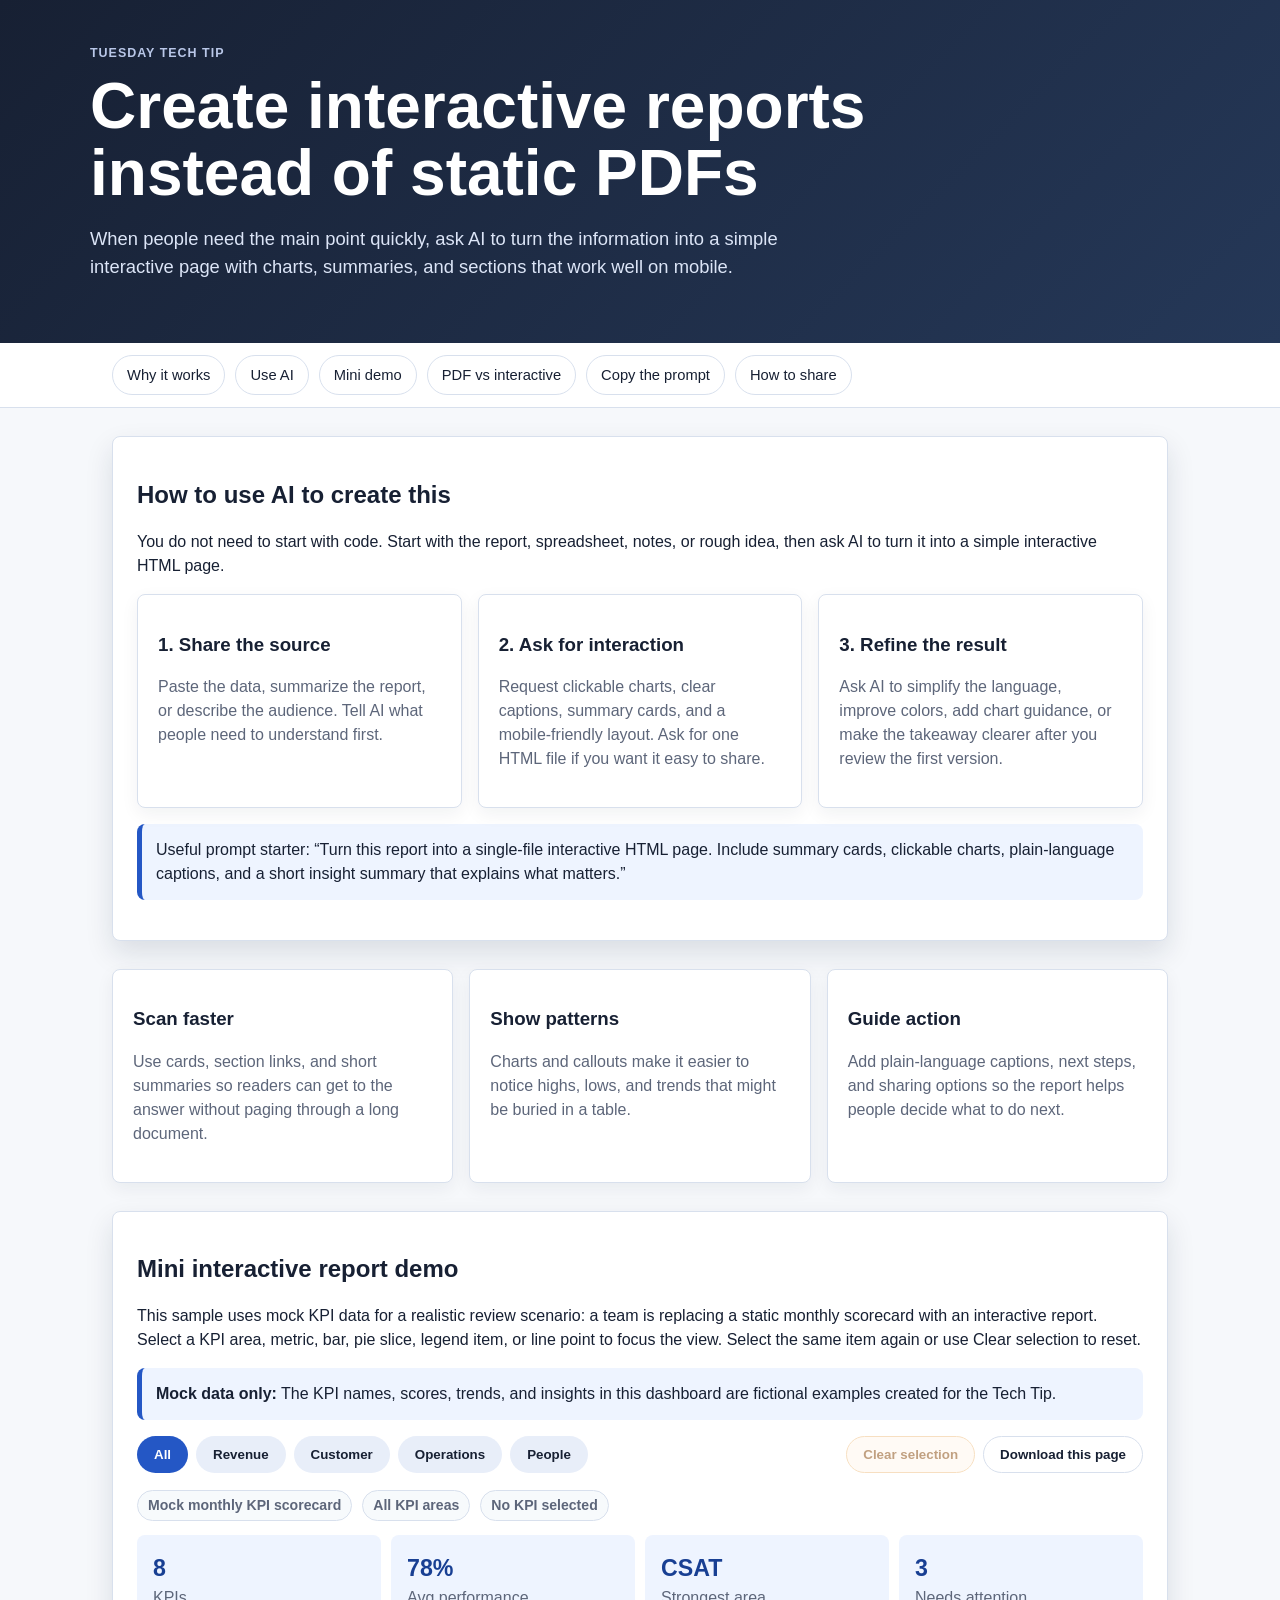
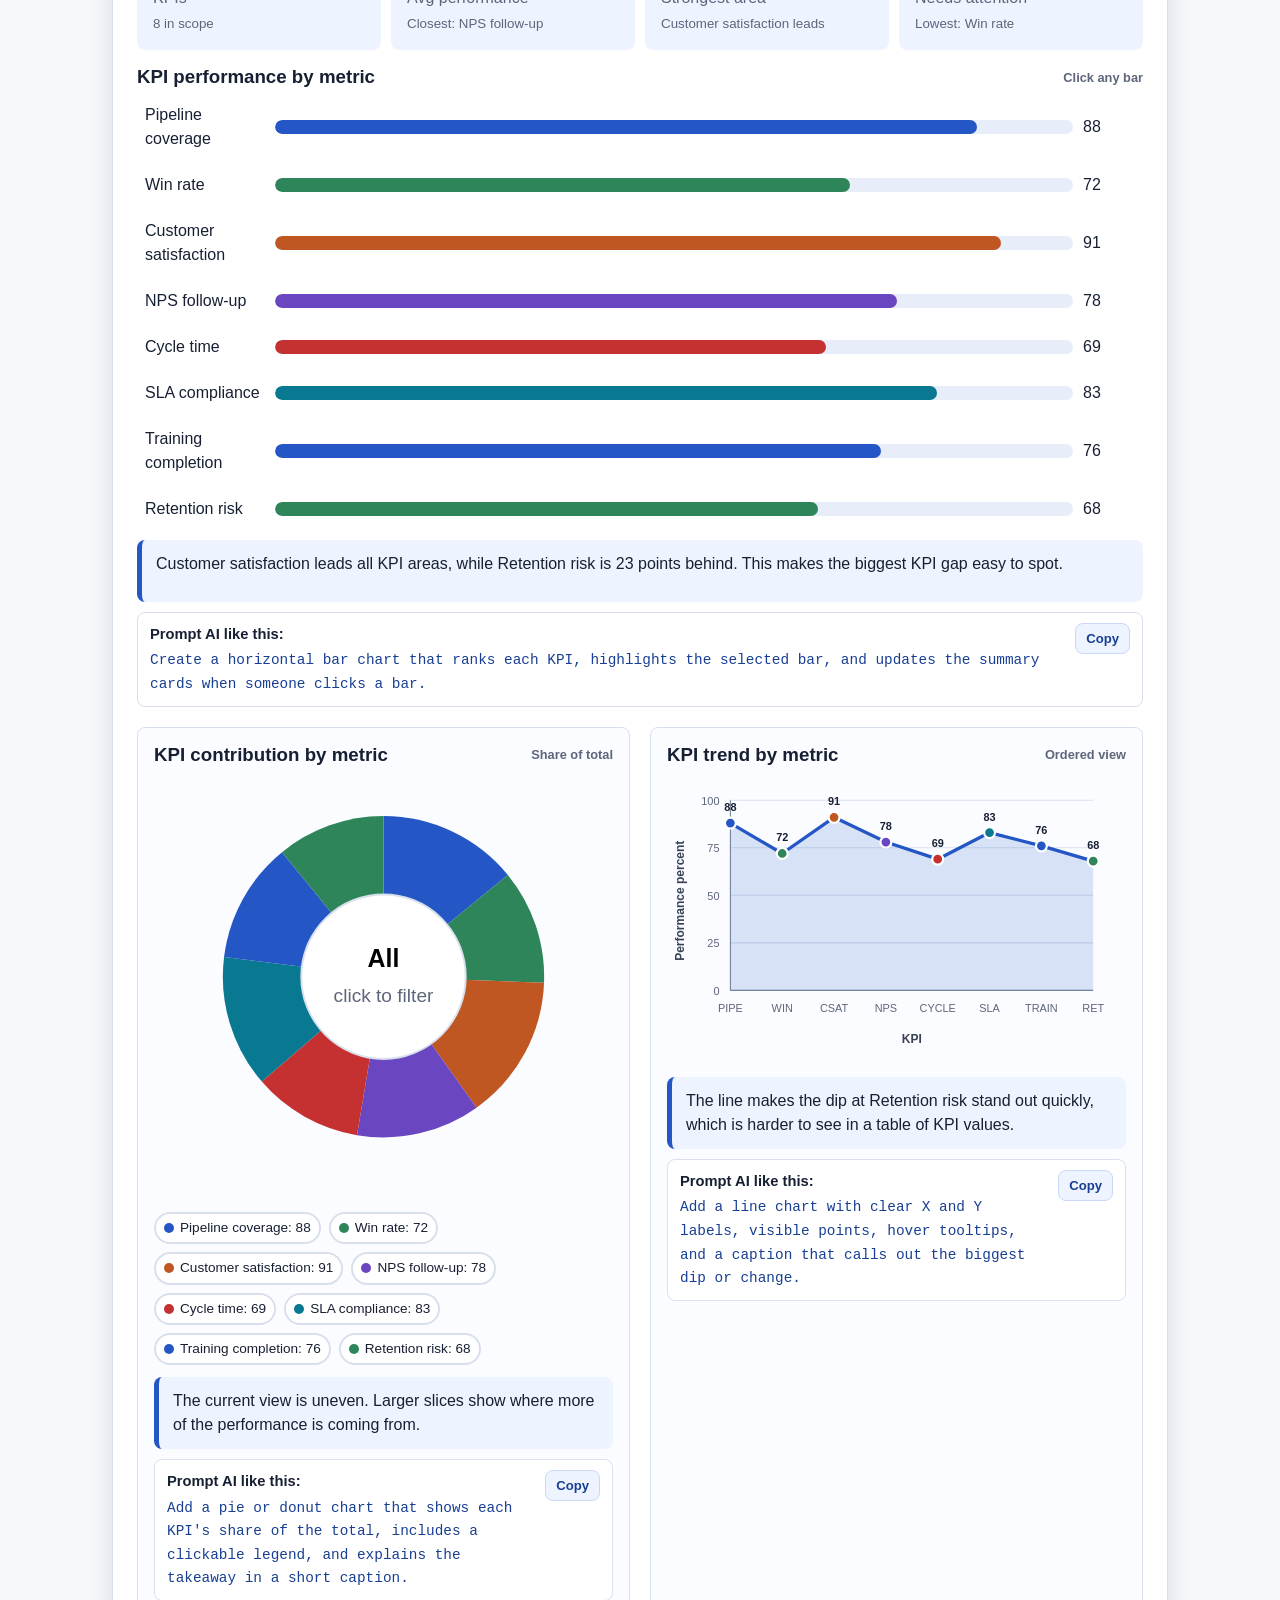
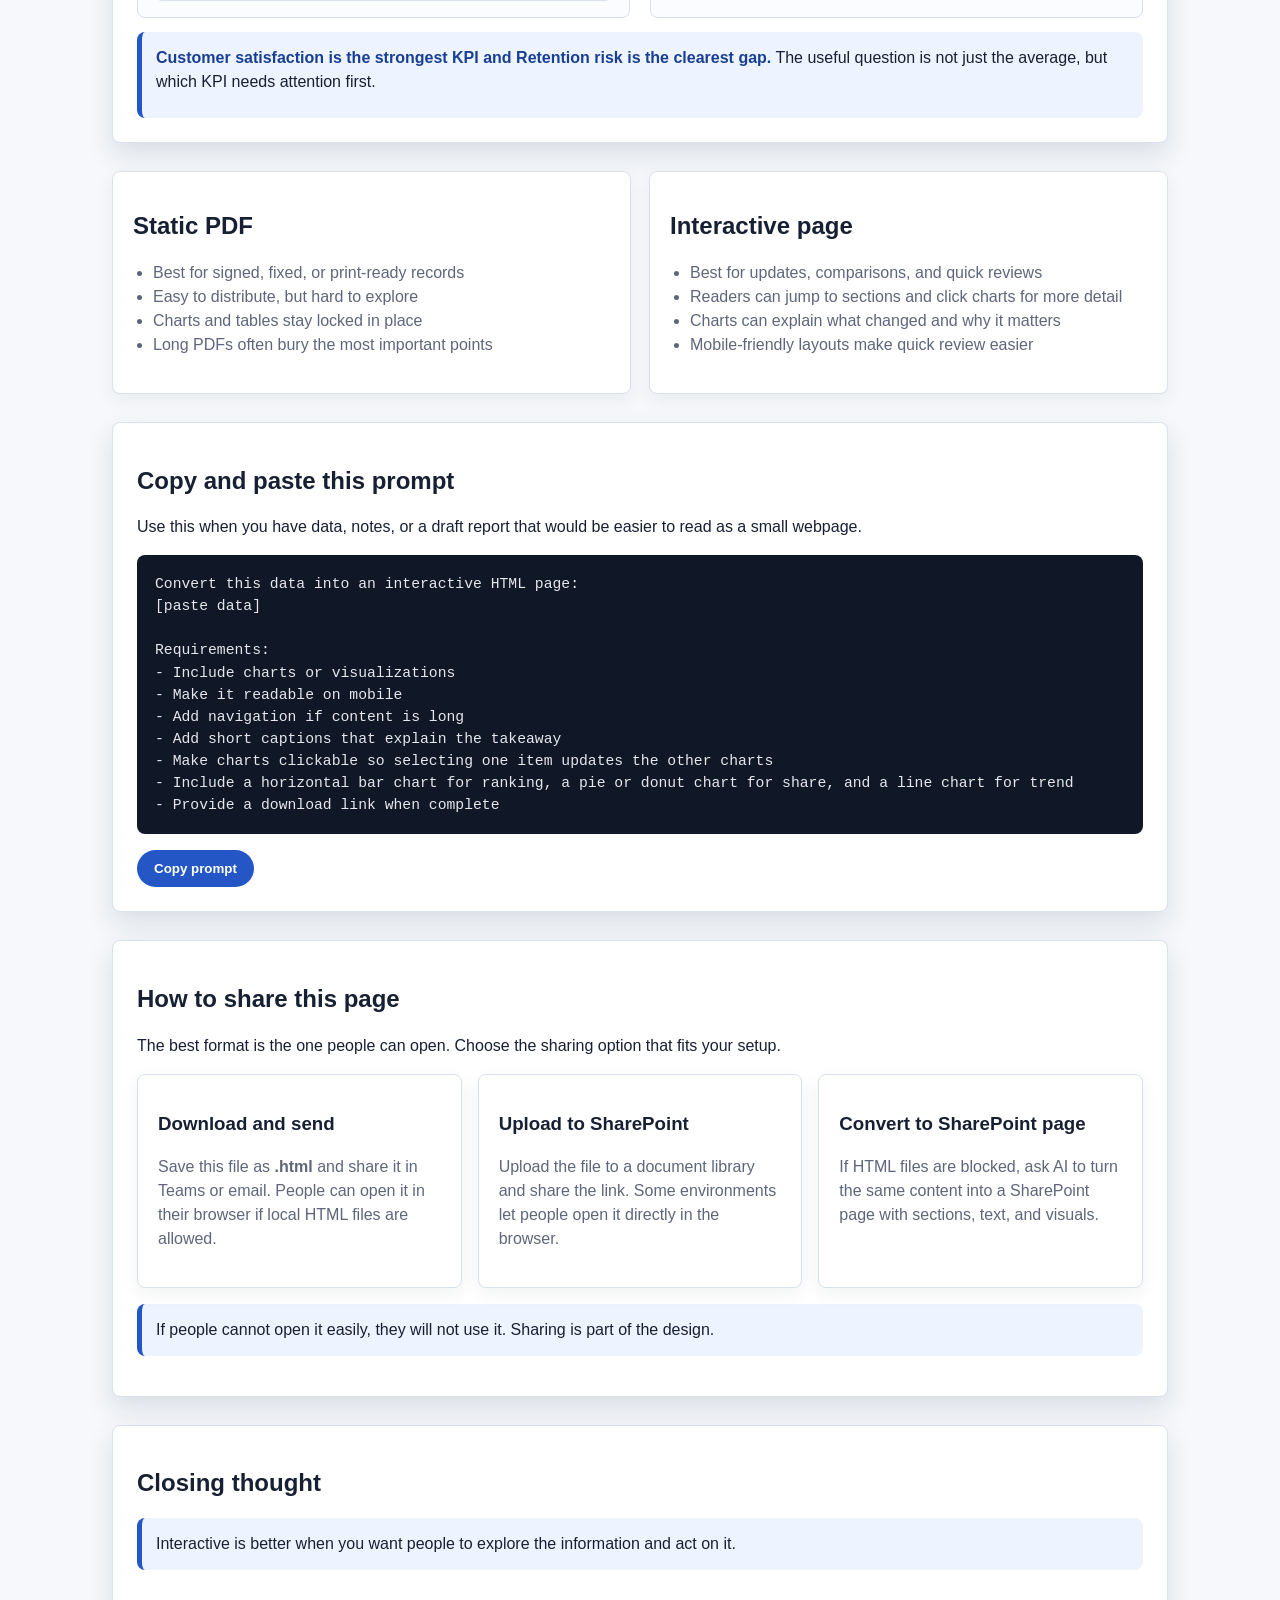
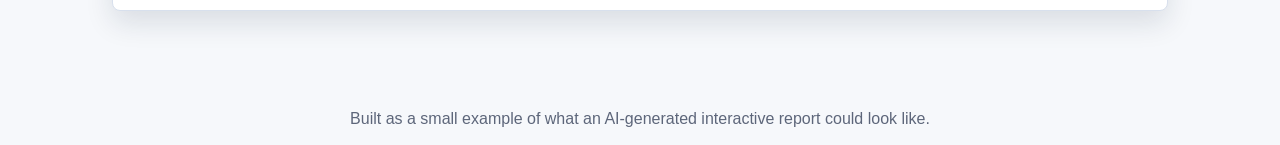
<file: tuesday_tech_tip_interactive_report_game.html>
<!DOCTYPE html>
<html lang="en">
<head>
  <meta charset="UTF-8" />
  <meta name="viewport" content="width=device-width, initial-scale=1.0" />
  <title>Tuesday Tech Tip: Create Interactive Reports Instead of PDFs</title>
  <style>
    :root {
      --bg: #f6f8fb;
      --card: #ffffff;
      --text: #172033;
      --muted: #5d667a;
      --border: #d8e0ed;
      --soft: #eef4ff;
      --accent: #2457c5;
      --accent-dark: #183f93;
      --focus: #111827;
      --success: #2f855a;
      --warning: #b7791f;
      --risk: #c53030;
      --shadow: 0 12px 28px rgba(20, 32, 55, 0.12);
      --palette-1: #2457c5;
      --palette-2: #2f855a;
      --palette-3: #c05621;
      --palette-4: #6b46c1;
      --palette-5: #c53030;
      --palette-6: #087990;
    }

    * { box-sizing: border-box; }
    html { scroll-behavior: smooth; }

    body {
      margin: 0;
      font-family: Arial, Helvetica, sans-serif;
      background: var(--bg);
      color: var(--text);
      line-height: 1.5;
    }

    header {
      background: linear-gradient(135deg, #172033, #253858);
      color: white;
      padding: 44px 22px;
    }

    .wrap { width: min(1100px, 100%); margin: 0 auto; }

    .eyebrow {
      text-transform: uppercase;
      letter-spacing: 0.08em;
      font-size: 0.78rem;
      color: #b9c7e8;
      font-weight: 700;
      margin-bottom: 10px;
    }

    h1 { font-size: clamp(2rem, 5vw, 4rem); line-height: 1.05; margin: 0 0 16px; max-width: 880px; }
    h2, h3 { line-height: 1.2; }
    .lead { max-width: 760px; color: #dce5f7; font-size: 1.15rem; }

    nav {
      position: sticky;
      top: 0;
      background: rgba(255,255,255,0.96);
      border-bottom: 1px solid var(--border);
      z-index: 10;
      backdrop-filter: blur(10px);
    }

    nav .wrap { display: flex; gap: 10px; overflow-x: auto; padding: 12px 22px; }

    nav a {
      text-decoration: none;
      border: 1px solid var(--border);
      border-radius: 999px;
      padding: 8px 14px;
      background: white;
      font-size: 0.92rem;
      color: var(--text);
      white-space: nowrap;
      transition: border-color 0.2s ease, color 0.2s ease, box-shadow 0.2s ease;
    }

    nav a:hover { border-color: var(--accent); color: var(--accent-dark); }
    a:focus-visible, button:focus-visible, [role="button"]:focus-visible, [tabindex]:focus-visible {
      outline: 3px solid rgba(24, 63, 147, 0.35);
      outline-offset: 3px;
    }

    main { padding: 28px 22px 48px; }
    section { margin-bottom: 28px; }

    .grid { display: grid; gap: 16px; grid-template-columns: repeat(3,1fr); }
    .comparison { display: grid; gap: 18px; grid-template-columns: 1fr 1fr; }
    .card { background: var(--card); padding: 20px; border-radius: 8px; border: 1px solid var(--border); box-shadow: 0 6px 18px rgba(20, 32, 55, 0.06); }
    .card p, .list { color: var(--muted); }
    .hero-card { background: white; padding: 24px; border-radius: 8px; border: 1px solid var(--border); box-shadow: var(--shadow); }

    .demo-toolbar {
      display: flex;
      justify-content: space-between;
      gap: 16px;
      flex-wrap: wrap;
      align-items: center;
      margin: 16px 0;
    }

    .demo-controls { display: flex; gap: 8px; flex-wrap: wrap; }

    button {
      border: 1px solid transparent;
      padding: 10px 16px;
      border-radius: 999px;
      cursor: pointer;
      font-weight: 700;
      background: #e8eef9;
      color: var(--text);
      transition: transform 0.18s ease, background 0.18s ease, border-color 0.18s ease, box-shadow 0.18s ease;
    }

    button:hover { transform: translateY(-1px); border-color: #b7c5dd; box-shadow: 0 5px 12px rgba(20, 32, 55, 0.08); }
    button.active, button.primary { background: var(--accent); color:white; }
    button.secondary { background: white; border-color: var(--border); }
    button.clear { background: #fff7ed; border-color: #f0c38a; color: #8a4b0f; }
    button[disabled] { opacity: 0.52; cursor: not-allowed; transform: none; box-shadow: none; }

    .status-row {
      display: flex;
      align-items: center;
      gap: 10px;
      flex-wrap: wrap;
      margin: 8px 0 14px;
      min-height: 32px;
    }

    .badge {
      display: inline-flex;
      align-items: center;
      min-height: 28px;
      padding: 4px 10px;
      border-radius: 999px;
      background: #f7fafc;
      border: 1px solid var(--border);
      color: var(--muted);
      font-size: 0.88rem;
      font-weight: 700;
    }

    .badge.selected {
      background: #fff7ed;
      border-color: #f0b76b;
      color: #8a4b0f;
    }

    .metric-row { display:grid; grid-template-columns: repeat(4,1fr); gap:10px; }
    .metric {
      background: var(--soft);
      padding:14px;
      border-radius:8px;
      border: 2px solid transparent;
      min-height: 96px;
      cursor: pointer;
      transition: border-color 0.2s ease, background 0.2s ease, transform 0.2s ease, opacity 0.2s ease;
    }
    .metric:hover { transform: translateY(-1px); background: #e7f0ff; }
    .metric.selected { border-color: var(--focus); background: #fffaf0; }
    .metric.dimmed { opacity: 0.58; }
    .metric strong { display:block; font-size:1.45rem; color:var(--accent-dark); }
    .metric span { color: var(--muted); }
    .metric small { display:block; color: var(--muted); margin-top:4px; min-height: 18px; }

    .chart { margin-top: 16px; }
    .chart-title-row { display:flex; justify-content:space-between; align-items:center; gap:12px; margin-bottom:8px; }
    .chart-title-row h3 { margin:0; }
    .selection-note { min-width: 96px; text-align:right; font-size:0.8rem; color:var(--muted); font-weight:700; }
    .bar-row {
      display:grid;
      grid-template-columns: 120px minmax(120px, 1fr) 52px;
      gap:10px;
      align-items:center;
      margin: 8px 0;
      min-height: 32px;
      cursor:pointer;
      border: 2px solid transparent;
      border-radius: 8px;
      padding: 5px 6px;
      transition: opacity 0.2s ease, border-color 0.2s ease, background 0.2s ease, transform 0.2s ease;
    }
    .bar-row:hover { background:#f7fafc; transform: translateX(2px); }
    .bar-track { background:#e8eef9; height:14px; border-radius:999px; overflow:hidden; }
    .bar-fill { height:100%; border-radius:999px; transition: width 0.35s ease, opacity 0.2s ease; }
    .bar-row.selected { border-color: var(--focus); background:#fffaf0; }
    .bar-row.selected span:first-child { font-weight: 800; color: var(--accent-dark); }
    .bar-row.dimmed { opacity: 0.38; }
    .selected-chip { color:#8a4b0f; font-size:0.8rem; font-weight:700; }

    .viz-grid { display:grid; grid-template-columns: 1fr 1fr; gap:20px; margin-top:20px; }
    .viz-card { border:1px solid var(--border); border-radius:8px; padding:16px; background:#fbfcff; min-width:0; }
    svg { width:100%; height:auto; overflow: visible; }

    .slice, .line-point, .legend-item {
      cursor: pointer;
      transition: opacity 0.2s ease, stroke-width 0.2s ease, transform 0.2s ease, filter 0.2s ease;
    }
    .slice:hover, .line-point:hover { opacity: 0.86; filter: brightness(1.03); }
    .slice.selected { stroke: var(--focus); stroke-width: 4; filter: drop-shadow(0 2px 4px rgba(17, 24, 39, 0.25)); }
    .slice.dimmed { opacity: 0.25; }
    .line-point.selected { stroke: var(--focus); stroke-width: 4; filter: drop-shadow(0 2px 4px rgba(17, 24, 39, 0.25)); }
    .line-point.dimmed { opacity: 0.25; }
    .line-segment { transition: opacity 0.2s ease; }
    .line-segment.dimmed { opacity: 0.25; }
    .area-fill { opacity:0.16; transition: opacity 0.2s ease; }
    .area-fill.dimmed { opacity:0.06; }
    .axis { stroke:#7b8497; stroke-width:1; }
    .gridline { stroke:#d9e1ef; stroke-width:1; }
    .axis-label { fill:#5d667a; font-size:10px; }
    .axis-title { fill:#384255; font-size:11px; font-weight:700; }
    .value-label { fill:#172033; font-size:10px; font-weight:700; pointer-events:none; }

    .legend { display:flex; flex-wrap:wrap; gap:8px; margin-top:10px; min-height:34px; }
    .legend-item {
      display:flex;
      align-items:center;
      gap:6px;
      border:2px solid var(--border);
      border-radius:999px;
      padding:4px 8px;
      font-size:0.85rem;
      background:white;
      min-height:30px;
    }
    .legend-item:hover { border-color:#aab9d1; background:#f7fafc; }
    .legend-item.selected { border-color:var(--focus); background:#fffaf0; }
    .legend-item.dimmed { opacity:0.38; }
    .swatch { width:10px; height:10px; border-radius:50%; display:inline-block; flex:0 0 auto; }

    .caption {
      margin: 12px 0 0;
      min-height: 62px;
      background: var(--soft);
      border-left: 5px solid var(--accent);
      border-radius: 8px;
      padding: 12px 14px;
      color: var(--text);
      transition: background 0.2s ease, border-color 0.2s ease;
    }

    .prompt-tip {
      display: grid;
      grid-template-columns: 1fr auto;
      gap: 10px;
      align-items: start;
      margin: 10px 0 0;
      padding: 10px 12px;
      border: 1px solid var(--border);
      border-radius: 8px;
      background: #ffffff;
      color: var(--muted);
      font-size: 0.92rem;
    }
    .prompt-tip-content { min-width: 0; }
    .prompt-tip strong {
      display: block;
      color: var(--text);
      margin-bottom: 3px;
    }
    .prompt-tip code {
      color: var(--accent-dark);
      font-family: Consolas, Monaco, monospace;
      font-size: 0.9rem;
      white-space: normal;
    }
    .copy-mini {
      padding: 7px 10px;
      font-size: 0.82rem;
      border-radius: 8px;
      background: #eef4ff;
      color: var(--accent-dark);
      border-color: #c9d8f4;
      white-space: nowrap;
    }
    .copy-mini.copied {
      background: #e8f5ee;
      color: #1f6f43;
      border-color: #a7d4b9;
    }

    .callout, .insight { background: var(--soft); border-left: 5px solid var(--accent); border-radius: 8px; padding: 14px; color: var(--text); }
    .insight { margin-top: 14px; min-height: 86px; }
    .insight strong { color: var(--accent-dark); }

    .prompt-box {
      background: #101827;
      color: #e5e7eb;
      border-radius: 8px;
      padding: 18px;
      white-space: pre-wrap;
      overflow-x: auto;
      font-family: Consolas, Monaco, monospace;
      font-size: 0.92rem;
      line-height: 1.5;
      margin: 16px 0;
    }

    .tooltip {
      position: fixed;
      z-index: 30;
      max-width: 240px;
      pointer-events: none;
      background: #111827;
      color: white;
      border-radius: 8px;
      padding: 8px 10px;
      font-size: 0.84rem;
      box-shadow: 0 10px 22px rgba(17, 24, 39, 0.22);
      opacity: 0;
      transform: translate(-50%, -115%);
      transition: opacity 0.12s ease;
    }
    .tooltip.show { opacity: 1; }

    .list { padding-left: 20px; }
    footer { text-align:center; color:var(--muted); padding:20px; }

    @media(max-width:760px){
      .grid, .metric-row, .viz-grid, .comparison { grid-template-columns:1fr; }
      main { padding: 18px 14px 38px; }
      nav .wrap { padding: 10px 14px; }
      .hero-card { padding:18px; }
      .bar-row { grid-template-columns: 88px minmax(90px, 1fr) 42px; gap:8px; }
      .demo-toolbar { align-items: stretch; }
      .demo-controls { width:100%; }
      .demo-controls button, .demo-toolbar button { flex: 1 1 auto; }
      .selection-note { text-align:left; min-width:0; }
      .caption { min-height: 0; }
      .prompt-tip { grid-template-columns: 1fr; }
      .prompt-tip code { word-break: break-word; }
    }
  </style>
</head>
<body>
<header>
  <div class="wrap">
    <div class="eyebrow">Tuesday Tech Tip</div>
    <h1>Create interactive reports instead of static PDFs</h1>
    <p class="lead">When people need the main point quickly, ask AI to turn the information into a simple interactive page with charts, summaries, and sections that work well on mobile.</p>
  </div>
</header>

<nav aria-label="Page sections">
  <div class="wrap">
    <a href="#why">Why it works</a>
    <a href="#create-with-ai">Use AI</a>
    <a href="#demo">Mini demo</a>
    <a href="#compare">PDF vs interactive</a>
    <a href="#prompt">Copy the prompt</a>
    <a href="#share">How to share</a>
  </div>
</nav>

<main class="wrap">
  <section id="create-with-ai" class="hero-card">
    <h2>How to use AI to create this</h2>
    <p>You do not need to start with code. Start with the report, spreadsheet, notes, or rough idea, then ask AI to turn it into a simple interactive HTML page.</p>
    <div class="grid">
      <article class="card">
        <h3>1. Share the source</h3>
        <p>Paste the data, summarize the report, or describe the audience. Tell AI what people need to understand first.</p>
      </article>
      <article class="card">
        <h3>2. Ask for interaction</h3>
        <p>Request clickable charts, clear captions, summary cards, and a mobile-friendly layout. Ask for one HTML file if you want it easy to share.</p>
      </article>
      <article class="card">
        <h3>3. Refine the result</h3>
        <p>Ask AI to simplify the language, improve colors, add chart guidance, or make the takeaway clearer after you review the first version.</p>
      </article>
    </div>
    <p class="callout">Useful prompt starter: “Turn this report into a single-file interactive HTML page. Include summary cards, clickable charts, plain-language captions, and a short insight summary that explains what matters.”</p>
  </section>

  <section id="why" class="grid">
    <article class="card">
      <h3>Scan faster</h3>
      <p>Use cards, section links, and short summaries so readers can get to the answer without paging through a long document.</p>
    </article>
    <article class="card">
      <h3>Show patterns</h3>
      <p>Charts and callouts make it easier to notice highs, lows, and trends that might be buried in a table.</p>
    </article>
    <article class="card">
      <h3>Guide action</h3>
      <p>Add plain-language captions, next steps, and sharing options so the report helps people decide what to do next.</p>
    </article>
  </section>

  <section id="demo" class="hero-card">
    <h2>Mini interactive report demo</h2>
    <p>This sample uses mock KPI data for a realistic review scenario: a team is replacing a static monthly scorecard with an interactive report. Select a KPI area, metric, bar, pie slice, legend item, or line point to focus the view. Select the same item again or use Clear selection to reset.</p>
    <p class="callout"><strong>Mock data only:</strong> The KPI names, scores, trends, and insights in this dashboard are fictional examples created for the Tech Tip.</p>

    <div class="demo-toolbar">
      <div class="demo-controls" aria-label="Category filters">
        <button class="active" data-category="all" onclick="setCategory('all',this)">All</button>
        <button data-category="revenue" onclick="setCategory('revenue',this)">Revenue</button>
        <button data-category="customer" onclick="setCategory('customer',this)">Customer</button>
        <button data-category="operations" onclick="setCategory('operations',this)">Operations</button>
        <button data-category="people" onclick="setCategory('people',this)">People</button>
      </div>
      <div class="demo-controls" aria-label="Report actions">
        <button class="clear" id="clearSelection" onclick="clearSelection()" disabled>Clear selection</button>
        <button class="secondary" onclick="downloadPage()">Download this page</button>
      </div>
    </div>

    <div class="status-row" aria-live="polite">
      <span class="badge" id="datasetBadge">Mock monthly KPI scorecard</span>
      <span class="badge" id="categoryBadge">All KPI areas</span>
      <span class="badge" id="selectionBadge">No KPI selected</span>
    </div>

    <div class="metric-row" id="metricRow" aria-label="Interactive summary metrics"></div>

    <div class="chart" aria-label="Bar chart panel">
      <div class="chart-title-row">
        <h3>KPI performance by metric</h3>
        <span class="selection-note" id="barSelectionNote">Click any bar</span>
      </div>
      <div id="barChart" aria-label="Clickable bar chart"></div>
      <p class="caption" id="barCaption"></p>
      <div class="prompt-tip">
        <div class="prompt-tip-content">
          <strong>Prompt AI like this:</strong>
          <code id="barPromptTip">Create a horizontal bar chart that ranks each KPI, highlights the selected bar, and updates the summary cards when someone clicks a bar.</code>
        </div>
        <button class="copy-mini" type="button" onclick="copyTip('barPromptTip', this)">Copy</button>
      </div>
    </div>

    <div class="viz-grid">
      <div class="viz-card">
        <div class="chart-title-row">
          <h3>KPI contribution by metric</h3>
          <span class="selection-note" id="pieSelectionNote">Share of total</span>
        </div>
        <svg id="pieChart" viewBox="0 0 240 220" role="img" aria-label="Clickable multicolor pie chart"></svg>
        <div class="legend" id="legend"></div>
        <p class="caption" id="pieCaption"></p>
        <div class="prompt-tip">
          <div class="prompt-tip-content">
            <strong>Prompt AI like this:</strong>
            <code id="piePromptTip">Add a pie or donut chart that shows each KPI's share of the total, includes a clickable legend, and explains the takeaway in a short caption.</code>
          </div>
          <button class="copy-mini" type="button" onclick="copyTip('piePromptTip', this)">Copy</button>
        </div>
      </div>
      <div class="viz-card">
        <div class="chart-title-row">
          <h3>KPI trend by metric</h3>
          <span class="selection-note" id="lineSelectionNote">Ordered view</span>
        </div>
        <svg id="lineChart" viewBox="0 0 420 260" role="img" aria-label="Clickable line chart with axes"></svg>
        <p class="caption" id="lineCaption"></p>
        <div class="prompt-tip">
          <div class="prompt-tip-content">
            <strong>Prompt AI like this:</strong>
            <code id="linePromptTip">Add a line chart with clear X and Y labels, visible points, hover tooltips, and a caption that calls out the biggest dip or change.</code>
          </div>
          <button class="copy-mini" type="button" onclick="copyTip('linePromptTip', this)">Copy</button>
        </div>
      </div>
    </div>

    <div class="insight" id="insight" aria-live="polite"></div>
  </section>

  <section id="compare" class="comparison">
    <article class="card">
      <h2>Static PDF</h2>
      <ul class="list">
        <li>Best for signed, fixed, or print-ready records</li>
        <li>Easy to distribute, but hard to explore</li>
        <li>Charts and tables stay locked in place</li>
        <li>Long PDFs often bury the most important points</li>
      </ul>
    </article>
    <article class="card">
      <h2>Interactive page</h2>
      <ul class="list">
        <li>Best for updates, comparisons, and quick reviews</li>
        <li>Readers can jump to sections and click charts for more detail</li>
        <li>Charts can explain what changed and why it matters</li>
        <li>Mobile-friendly layouts make quick review easier</li>
      </ul>
    </article>
  </section>

  <section id="prompt" class="hero-card">
    <h2>Copy and paste this prompt</h2>
    <p>Use this when you have data, notes, or a draft report that would be easier to read as a small webpage.</p>
    <div class="prompt-box" id="promptText">Convert this data into an interactive HTML page:
[paste data]

Requirements:
- Include charts or visualizations
- Make it readable on mobile
- Add navigation if content is long
- Add short captions that explain the takeaway
- Make charts clickable so selecting one item updates the other charts
- Include a horizontal bar chart for ranking, a pie or donut chart for share, and a line chart for trend
- Provide a download link when complete</div>
    <button class="primary" onclick="copyPrompt()">Copy prompt</button>
  </section>

  <section id="share" class="hero-card">
    <h2>How to share this page</h2>
    <p>The best format is the one people can open. Choose the sharing option that fits your setup.</p>
    <div class="grid">
      <div class="card">
        <h3>Download and send</h3>
        <p>Save this file as <strong>.html</strong> and share it in Teams or email. People can open it in their browser if local HTML files are allowed.</p>
      </div>
      <div class="card">
        <h3>Upload to SharePoint</h3>
        <p>Upload the file to a document library and share the link. Some environments let people open it directly in the browser.</p>
      </div>
      <div class="card">
        <h3>Convert to SharePoint page</h3>
        <p>If HTML files are blocked, ask AI to turn the same content into a SharePoint page with sections, text, and visuals.</p>
      </div>
    </div>
    <p class="callout">If people cannot open it easily, they will not use it. Sharing is part of the design.</p>
  </section>

  <section class="hero-card">
    <h2>Closing thought</h2>
    <p class="callout">Interactive is better when you want people to explore the information and act on it.</p>
  </section>
</main>

<footer>
  Built as a small example of what an AI-generated interactive report could look like.
</footer>

<div class="tooltip" id="tooltip" role="status" aria-live="polite"></div>

<script>
const palette = ["#2457c5", "#2f855a", "#c05621", "#6b46c1", "#c53030", "#087990"];

const reportData = {
  label: "Mock monthly KPI scorecard",
  scoreLabel: "Performance",
  xTitle: "KPI",
  yTitle: "Performance percent",
  data: [
    { area: "PIPE", name: "Pipeline coverage", category: "revenue", score: 88 },
    { area: "WIN", name: "Win rate", category: "revenue", score: 72 },
    { area: "CSAT", name: "Customer satisfaction", category: "customer", score: 91 },
    { area: "NPS", name: "NPS follow-up", category: "customer", score: 78 },
    { area: "CYCLE", name: "Cycle time", category: "operations", score: 69 },
    { area: "SLA", name: "SLA compliance", category: "operations", score: 83 },
    { area: "TRAIN", name: "Training completion", category: "people", score: 76 },
    { area: "RET", name: "Retention risk", category: "people", score: 68 }
  ]
};

const categoryLabels = {
  revenue: "Revenue",
  customer: "Customer",
  operations: "Operations",
  people: "People"
};

let activeCategory = "all";
let selectedArea = null;

function currentData() {
  return reportData.data.map((d, index) => ({ ...d, color: palette[index % palette.length] }));
}

function setCategory(cat, btn) {
  activeCategory = cat;
  selectedArea = null;
  document.querySelectorAll(".demo-controls button[data-category]").forEach(b => b.classList.remove("active"));
  btn.classList.add("active");
  render();
}

function clearSelection() {
  selectedArea = null;
  render();
}

function toggleArea(area) {
  selectedArea = selectedArea === area ? null : area;
  render();
}

function selectArea(area) {
  selectedArea = area;
  render();
}

function handleKey(event, action) {
  if (event.key === "Enter" || event.key === " ") {
    event.preventDefault();
    action();
  }
}

function getCategoryData() {
  const data = currentData();
  return activeCategory === "all" ? data : data.filter(d => d.category === activeCategory);
}

function getVisibleData() {
  const categoryData = getCategoryData();
  return selectedArea ? categoryData.filter(d => d.area === selectedArea) : categoryData;
}

function getStats(items) {
  const scores = items.map(d => d.score);
  const total = items.length;
  const avg = total ? Math.round(scores.reduce((sum, score) => sum + score, 0) / total) : 0;
  const top = total ? items.reduce((a, b) => a.score > b.score ? a : b) : null;
  const low = total ? items.reduce((a, b) => a.score < b.score ? a : b) : null;
  const attention = items.filter(d => d.score < 75);
  const spread = top && low ? top.score - low.score : 0;
  return { total, avg, top, low, attention, spread };
}

function render() {
  const categoryData = getCategoryData();
  const visible = getVisibleData();
  const categoryStats = getStats(categoryData);
  const visibleStats = getStats(visible);
  const selected = categoryData.find(d => d.area === selectedArea) || null;

  renderBadges(selected);
  renderMetrics(categoryData, visibleStats, categoryStats);
  renderBars(categoryData);
  renderPie(categoryData);
  renderLine(categoryData);
  updateCaptions(categoryData, visible, selected, categoryStats, visibleStats);
  updateInsight(categoryData, visible, selected, categoryStats, visibleStats);
  document.getElementById("clearSelection").disabled = !selectedArea;
}

function renderBadges(selected) {
  document.getElementById("datasetBadge").textContent = reportData.label;
  document.getElementById("categoryBadge").textContent = activeCategory === "all" ? "All KPI areas" : formatGroup(activeCategory);
  const selectionBadge = document.getElementById("selectionBadge");
  selectionBadge.textContent = selected ? `Selected: ${selected.name}` : "No KPI selected";
  selectionBadge.classList.toggle("selected", Boolean(selected));
}

function renderMetrics(categoryData, visibleStats, categoryStats) {
  const metricRow = document.getElementById("metricRow");
  const closest = categoryData.reduce((best, item) => {
    if (!best) return item;
    return Math.abs(item.score - categoryStats.avg) < Math.abs(best.score - categoryStats.avg) ? item : best;
  }, null);
  const attentionTarget = categoryStats.attention[0] || categoryStats.low;
  const metrics = [
    {
      id: "total",
      value: visibleStats.total,
      label: "KPIs",
      detail: selectedArea ? "Focus view" : `${categoryStats.total} in scope`,
      action: () => clearSelection(),
      selected: false,
      tooltip: "Clears the focus and brings back everything in the selected group."
    },
    {
      id: "avg",
      value: visibleStats.avg + "%",
      label: `Avg ${reportData.scoreLabel.toLowerCase()}`,
      detail: closest ? `Closest: ${closest.name}` : "No data",
      action: () => closest && selectArea(closest.area),
      selected: closest && selectedArea === closest.area,
      tooltip: closest ? `Select ${closest.name}, the area closest to the group average.` : "No area available."
    },
    {
      id: "top",
      value: visibleStats.top ? visibleStats.top.area : "-",
      label: "Strongest area",
      detail: categoryStats.top ? `${categoryStats.top.name} leads` : "No data",
      action: () => categoryStats.top && selectArea(categoryStats.top.area),
      selected: categoryStats.top && selectedArea === categoryStats.top.area,
      tooltip: categoryStats.top ? `Select ${categoryStats.top.name}, the strongest area in this view.` : "No area available."
    },
    {
      id: "attention",
      value: visibleStats.attention.length,
      label: "Needs attention",
      detail: attentionTarget ? `Lowest: ${attentionTarget.name}` : "No gaps",
      action: () => attentionTarget && selectArea(attentionTarget.area),
      selected: attentionTarget && selectedArea === attentionTarget.area,
      tooltip: attentionTarget ? `Select ${attentionTarget.name}, the area most likely to need follow-up.` : "No area is below the attention line."
    }
  ];

  metricRow.innerHTML = "";
  metrics.forEach(metric => {
    const el = document.createElement("div");
    el.className = "metric";
    if (metric.selected) el.classList.add("selected");
    if (selectedArea && !metric.selected && metric.id !== "total") el.classList.add("dimmed");
    el.setAttribute("role", "button");
    el.setAttribute("tabindex", "0");
    el.setAttribute("aria-label", `${metric.label}: ${metric.value}. ${metric.detail}`);
    el.dataset.tooltip = metric.tooltip;
    el.innerHTML = `<strong>${metric.value}</strong><span>${metric.label}</span><small>${metric.detail}</small>`;
    el.onclick = metric.action;
    el.onkeydown = event => handleKey(event, metric.action);
    attachTooltip(el, metric.tooltip);
    metricRow.appendChild(el);
  });
}

function renderBars(items) {
  const bar = document.getElementById("barChart");
  bar.innerHTML = "";
  items.forEach(d => {
    const row = document.createElement("div");
    row.className = "bar-row";
    if (selectedArea === d.area) row.classList.add("selected");
    if (selectedArea && selectedArea !== d.area) row.classList.add("dimmed");
    row.setAttribute("role", "button");
    row.setAttribute("tabindex", "0");
    row.setAttribute("aria-pressed", selectedArea === d.area ? "true" : "false");
    row.setAttribute("aria-label", `${d.name}: ${d.score} percent. Click to focus the report.`);
    row.dataset.tooltip = `${d.name}: ${d.score}%. ${d.score < 75 ? "Below the attention line." : "Within the healthy range."}`;
    row.onclick = () => toggleArea(d.area);
    row.onkeydown = event => handleKey(event, () => toggleArea(d.area));
    row.innerHTML = `<span>${d.name}</span><div class="bar-track"><div class="bar-fill" style="width:${d.score}%; background:${d.color}"></div></div><span>${d.score}${selectedArea === d.area ? '<br><span class="selected-chip">selected</span>' : ''}</span>`;
    attachTooltip(row, row.dataset.tooltip);
    bar.appendChild(row);
  });
  document.getElementById("barSelectionNote").textContent = selectedArea ? "Filtered" : "Click any bar";
}

function renderPie(items) {
  const svg = document.getElementById("pieChart");
  const legend = document.getElementById("legend");
  svg.innerHTML = "";
  legend.innerHTML = "";

  const total = items.reduce((s,d) => s + d.score, 0);
  let angle = -Math.PI / 2;

  items.forEach(d => {
    const slice = (d.score / total) * 2 * Math.PI;
    const x1 = 120 + 84 * Math.cos(angle);
    const y1 = 106 + 84 * Math.sin(angle);
    angle += slice;
    const x2 = 120 + 84 * Math.cos(angle);
    const y2 = 106 + 84 * Math.sin(angle);
    const large = slice > Math.PI ? 1 : 0;
    const path = `M120,106 L${x1},${y1} A84,84 0 ${large} 1 ${x2},${y2} Z`;

    const el = document.createElementNS("http://www.w3.org/2000/svg", "path");
    el.setAttribute("d", path);
    el.setAttribute("fill", d.color);
    el.setAttribute("class", "slice" + (selectedArea === d.area ? " selected" : "") + (selectedArea && selectedArea !== d.area ? " dimmed" : ""));
    el.setAttribute("tabindex", "0");
    el.setAttribute("role", "button");
    el.setAttribute("aria-pressed", selectedArea === d.area ? "true" : "false");
    el.setAttribute("aria-label", `${d.name}: ${Math.round((d.score / total) * 100)} percent of the current total. Click to focus the report.`);
    el.onclick = () => toggleArea(d.area);
    el.onkeydown = event => handleKey(event, () => toggleArea(d.area));
    el.onmousemove = event => showTooltip(event, `${d.name}: ${Math.round((d.score / total) * 100)}% of total`);
    el.onmouseleave = hideTooltip;
    svg.appendChild(el);

    const item = document.createElement("div");
    item.className = "legend-item";
    if (selectedArea === d.area) item.classList.add("selected");
    if (selectedArea && selectedArea !== d.area) item.classList.add("dimmed");
    item.setAttribute("role", "button");
    item.setAttribute("tabindex", "0");
    item.setAttribute("aria-pressed", selectedArea === d.area ? "true" : "false");
    item.setAttribute("aria-label", `${d.name}: ${d.score}. Click to focus the report.`);
    item.onclick = () => toggleArea(d.area);
    item.onkeydown = event => handleKey(event, () => toggleArea(d.area));
    item.innerHTML = `<span class="swatch" style="background:${d.color}"></span>${d.name}: ${d.score}`;
    attachTooltip(item, `${d.name} contributes ${Math.round((d.score / total) * 100)}% of the visible total.`);
    legend.appendChild(item);
  });

  const center = document.createElementNS("http://www.w3.org/2000/svg", "circle");
  center.setAttribute("cx", "120");
  center.setAttribute("cy", "106");
  center.setAttribute("r", "43");
  center.setAttribute("fill", "white");
  center.setAttribute("stroke", "#d8e0ed");
  svg.appendChild(center);

  const label = document.createElementNS("http://www.w3.org/2000/svg", "text");
  label.setAttribute("x", "120");
  label.setAttribute("y", "101");
  label.setAttribute("text-anchor", "middle");
  label.setAttribute("font-size", "13");
  label.setAttribute("font-weight", "700");
  label.textContent = selectedArea ? items.find(d => d.area === selectedArea).name : "All";
  svg.appendChild(label);

  const sub = document.createElementNS("http://www.w3.org/2000/svg", "text");
  sub.setAttribute("x", "120");
  sub.setAttribute("y", "119");
  sub.setAttribute("text-anchor", "middle");
  sub.setAttribute("font-size", "10");
  sub.setAttribute("fill", "#5d667a");
  sub.textContent = selectedArea ? "selected" : "click to filter";
  svg.appendChild(sub);

  document.getElementById("pieSelectionNote").textContent = selectedArea ? "Slice selected" : "Share of total";
}

function renderLine(items) {
  const svg = document.getElementById("lineChart");
  svg.innerHTML = "";

  const left = 58;
  const right = 390;
  const top = 24;
  const bottom = 198;
  const max = 100;
  const min = 0;

  [0, 25, 50, 75, 100].forEach(value => {
    const y = bottom - ((value - min) / (max - min)) * (bottom - top);
    const grid = makeSvg("line", { x1: left, y1: y, x2: right, y2: y, class: "gridline" });
    svg.appendChild(grid);

    const label = makeSvg("text", { x: left - 10, y: y + 4, "text-anchor": "end", class: "axis-label" });
    label.textContent = value;
    svg.appendChild(label);
  });

  svg.appendChild(makeSvg("line", { x1: left, y1: top, x2: left, y2: bottom, class: "axis" }));
  svg.appendChild(makeSvg("line", { x1: left, y1: bottom, x2: right, y2: bottom, class: "axis" }));

  const points = items.map((d,i) => {
    const x = items.length === 1 ? (left + right) / 2 : left + (i / (items.length - 1)) * (right - left);
    const y = bottom - (d.score / max) * (bottom - top);
    return { ...d, x, y };
  });

  const area = makeSvg("polygon", {
    points: `${left},${bottom} ${points.map(p => `${p.x},${p.y}`).join(" ")} ${right},${bottom}`,
    fill: "#2457c5",
    class: selectedArea ? "area-fill dimmed" : "area-fill"
  });
  svg.appendChild(area);

  const line = makeSvg("polyline", {
    points: points.map(p => `${p.x},${p.y}`).join(" "),
    fill: "none",
    stroke: "#2457c5",
    "stroke-width": "3",
    "stroke-linecap": "round",
    "stroke-linejoin": "round",
    class: selectedArea ? "line-segment dimmed" : "line-segment"
  });
  svg.appendChild(line);

  points.forEach(p => {
    const xLabel = makeSvg("text", { x: p.x, y: bottom + 20, "text-anchor": "middle", class: "axis-label" });
    xLabel.textContent = p.area;
    svg.appendChild(xLabel);

    const point = makeSvg("circle", {
      cx: p.x,
      cy: p.y,
      r: selectedArea === p.area ? "7" : "5",
      fill: p.color,
      stroke: "white",
      "stroke-width": "2",
      class: "line-point" + (selectedArea === p.area ? " selected" : "") + (selectedArea && selectedArea !== p.area ? " dimmed" : ""),
      tabindex: "0",
      role: "button",
      "aria-pressed": selectedArea === p.area ? "true" : "false",
      "aria-label": `${p.name}: ${p.score} percent. Click to focus the report.`
    });
    point.onclick = () => toggleArea(p.area);
    point.onkeydown = event => handleKey(event, () => toggleArea(p.area));
    point.onmousemove = event => showTooltip(event, `${p.name}: ${p.score}%`);
    point.onmouseleave = hideTooltip;
    svg.appendChild(point);

    if (!selectedArea || selectedArea === p.area) {
      const value = makeSvg("text", { x: p.x, y: Math.max(14, p.y - 11), "text-anchor": "middle", class: "value-label" });
      value.textContent = p.score;
      svg.appendChild(value);
    }
  });

  const yTitle = makeSvg("text", { x: "16", y: "116", class: "axis-title", transform: "rotate(-90 16 116)", "text-anchor": "middle" });
  yTitle.textContent = reportData.yTitle;
  svg.appendChild(yTitle);

  const xTitle = makeSvg("text", { x: (left + right) / 2, y: "246", class: "axis-title", "text-anchor": "middle" });
  xTitle.textContent = reportData.xTitle;
  svg.appendChild(xTitle);

  document.getElementById("lineSelectionNote").textContent = selectedArea ? "Point selected" : "Ordered view";
}

function updateCaptions(categoryData, visible, selected, categoryStats, visibleStats) {
  const scoreLabel = reportData.scoreLabel.toLowerCase();
  const groupLabel = activeCategory === "all" ? "all KPI areas" : formatGroup(activeCategory).toLowerCase();

  if (selected) {
    const rank = categoryData.slice().sort((a, b) => b.score - a.score).findIndex(d => d.area === selected.area) + 1;
    const gap = selected.score - categoryStats.avg;
    document.getElementById("barCaption").textContent = `${selected.name} is at ${selected.score}% and ranks ${rank} of ${categoryData.length} within ${groupLabel}. The outline and badge make the selected KPI easy to track.`;
    document.getElementById("pieCaption").textContent = `${selected.name} makes up ${Math.round((selected.score / categoryData.reduce((s,d) => s + d.score, 0)) * 100)}% of the current total, which helps show whether this KPI is a major part of the story.`;
    document.getElementById("lineCaption").textContent = `${selected.name} is ${Math.abs(gap)} points ${gap >= 0 ? "above" : "below"} the current average, so you can quickly tell whether it is helping or holding back the overall picture.`;
  } else {
    document.getElementById("barCaption").textContent = `${categoryStats.top.name} leads ${groupLabel}, while ${categoryStats.low.name} is ${categoryStats.spread} points behind. This makes the biggest KPI gap easy to spot.`;
    document.getElementById("pieCaption").textContent = `The current view is ${categoryStats.spread <= 15 ? "fairly balanced" : "uneven"}. Larger slices show where more of the ${scoreLabel} is coming from.`;
    document.getElementById("lineCaption").textContent = `The line makes the dip at ${categoryStats.low.name} stand out quickly, which is harder to see in a table of KPI values.`;
  }
}

function updateInsight(categoryData, visible, selected, categoryStats, visibleStats) {
  const insight = document.getElementById("insight");
  if (selected) {
    const comparison = selected.score >= categoryStats.avg ? "above" : "below";
    const riskText = selected.score < 75
      ? "This is a practical follow-up candidate because it falls below the 75% attention line."
      : "This looks stable enough to use as a reference point for weaker areas.";
    insight.innerHTML = `<strong>${selected.name} is ${Math.abs(selected.score - categoryStats.avg)} points ${comparison} the current average.</strong> ${riskText} The other areas stay visible in the background so you can keep the bigger picture in view.`;
  } else if (activeCategory === "all") {
    insight.innerHTML = `<strong>${categoryStats.top.name} is the strongest KPI and ${categoryStats.low.name} is the clearest gap.</strong> The useful question is not just the average, but which KPI needs attention first.`;
  } else {
    const attention = categoryStats.attention.length;
    insight.innerHTML = `<strong>${formatGroup(activeCategory)} has an average of ${categoryStats.avg}%.</strong> ${attention ? `${attention} KPI${attention === 1 ? "" : "s"} need attention, so this area is worth a closer look.` : "No KPI is below the attention line, so this area looks steady."}`;
  }
}

function makeSvg(tag, attrs) {
  const el = document.createElementNS("http://www.w3.org/2000/svg", tag);
  Object.entries(attrs).forEach(([key, value]) => el.setAttribute(key, value));
  return el;
}

function formatGroup(group) {
  return categoryLabels[group] || group;
}

function attachTooltip(el, text) {
  el.onmousemove = event => showTooltip(event, text);
  el.onmouseleave = hideTooltip;
  el.onfocus = event => showTooltip({ clientX: window.innerWidth / 2, clientY: event.target.getBoundingClientRect().top }, text);
  el.onblur = hideTooltip;
}

function showTooltip(event, text) {
  const tooltip = document.getElementById("tooltip");
  tooltip.textContent = text;
  tooltip.style.left = `${event.clientX}px`;
  tooltip.style.top = `${Math.max(24, event.clientY - 10)}px`;
  tooltip.classList.add("show");
}

function hideTooltip() {
  document.getElementById("tooltip").classList.remove("show");
}

function copyText(text) {
  if (navigator.clipboard && navigator.clipboard.writeText) {
    return navigator.clipboard.writeText(text);
  }

  const textarea = document.createElement("textarea");
  textarea.value = text;
  textarea.setAttribute("readonly", "");
  textarea.style.position = "fixed";
  textarea.style.left = "-9999px";
  document.body.appendChild(textarea);
  textarea.select();

  return new Promise((resolve, reject) => {
    const copied = document.execCommand("copy");
    textarea.remove();
    copied ? resolve() : reject(new Error("Copy failed"));
  });
}

function copyPrompt() {
  const text = document.getElementById("promptText").textContent;
  copyText(text)
    .then(() => alert("Prompt copied."))
    .catch(() => alert("Copy failed. Please select the prompt text and copy it manually."));
}

function copyTip(id, button) {
  const text = document.getElementById(id).textContent;
  copyText(text).then(() => {
    const original = button.textContent;
    button.textContent = "Copied";
    button.classList.add("copied");
    setTimeout(() => {
      button.textContent = original;
      button.classList.remove("copied");
    }, 1400);
  }).catch(() => {
    button.textContent = "Copy failed";
    setTimeout(() => {
      button.textContent = "Copy";
    }, 1800);
  });
}

function downloadPage() {
  const html = "<!DOCTYPE html>\n" + document.documentElement.outerHTML;
  const blob = new Blob([html], { type: "text/html" });
  const url = URL.createObjectURL(blob);
  const link = document.createElement("a");
  link.href = url;
  link.download = "interactive-report-demo.html";
  document.body.appendChild(link);
  link.click();
  link.remove();
  URL.revokeObjectURL(url);
}

render();
</script>
</body>
</html>
</file>
<file: css/survey-summary.css>
:root {
  color-scheme: dark;
  --ink: #080914;
  --paper: #fff8df;
  --white: #ffffff;
  --muted: rgba(255, 255, 255, 0.74);
  --line: rgba(255, 255, 255, 0.22);
  --acid: #d6ff35;
  --cyan: #15dac8;
  --pink: #d73368;
  --orange: #f19a28;
  --violet: #6747de;
  --blue: #1168d8;
  --shadow: 0 20px 48px rgba(0, 0, 0, 0.28);
}

* {
  box-sizing: border-box;
}

html {
  min-height: 100%;
  scroll-behavior: smooth;
}

body {
  margin: 0;
  min-height: 100%;
  background:
    repeating-linear-gradient(135deg, rgba(255, 255, 255, 0.025) 0 2px, transparent 2px 24px),
    linear-gradient(160deg, #090914 0%, #141733 42%, #0b3533 100%);
  color: var(--white);
  font-family:
    Inter, ui-sans-serif, system-ui, -apple-system, BlinkMacSystemFont, "Segoe UI", sans-serif;
  letter-spacing: 0;
}

button,
select {
  font: inherit;
}

a {
  color: inherit;
}

.page-shell {
  width: min(1180px, calc(100% - 28px));
  margin: 0 auto;
  padding: 18px 0 44px;
}

.hero-card,
.story-card,
.stat-tile {
  border: 1px solid var(--line);
  border-radius: 8px;
  box-shadow: var(--shadow);
}

.hero-card {
  position: relative;
  display: grid;
  min-height: min(760px, calc(100vh - 36px));
  grid-template-columns: minmax(0, 1fr) 300px;
  gap: 28px;
  align-items: end;
  overflow: hidden;
  padding: clamp(24px, 5vw, 58px);
  background:
    linear-gradient(115deg, rgba(8, 9, 20, 0.96) 0 56%, rgba(8, 9, 20, 0.2) 56%),
    linear-gradient(135deg, var(--pink) 0 26%, var(--orange) 26% 45%, var(--cyan) 45% 68%, var(--violet) 68% 100%);
}

.hero-card::before,
.hero-card::after {
  position: absolute;
  content: "";
  pointer-events: none;
}

.hero-card::before {
  inset: 22px 22px auto auto;
  width: min(34vw, 360px);
  height: min(34vw, 360px);
  border: 20px solid rgba(255, 255, 255, 0.34);
  clip-path: polygon(50% 0, 100% 50%, 50% 100%, 0 50%);
  transform: rotate(13deg);
}

.hero-card::after {
  right: -40px;
  bottom: -52px;
  width: min(46vw, 500px);
  height: 120px;
  background:
    repeating-linear-gradient(90deg, rgba(8, 9, 20, 0.86) 0 18px, transparent 18px 40px),
    var(--acid);
  transform: rotate(-7deg);
}

.hero-copy,
.source-panel {
  position: relative;
  z-index: 1;
}

.eyebrow {
  margin: 0 0 10px;
  color: var(--acid);
  font-size: 0.82rem;
  font-weight: 900;
  letter-spacing: 0.1em;
  text-transform: uppercase;
}

h1,
h2,
h3,
p {
  letter-spacing: 0;
}

h1 {
  max-width: 780px;
  margin: 0;
  color: var(--white);
  font-size: clamp(2.8rem, 7.6vw, 6.35rem);
  font-weight: 950;
  line-height: 0.96;
}

.lede {
  max-width: 680px;
  margin: 24px 0 0;
  color: var(--muted);
  font-size: clamp(1.04rem, 1.6vw, 1.24rem);
  font-weight: 650;
  line-height: 1.5;
}

.hero-actions {
  display: flex;
  flex-wrap: wrap;
  gap: 12px;
  margin-top: 28px;
}

.primary-link {
  display: inline-flex;
  min-height: 44px;
  align-items: center;
  justify-content: center;
  border-radius: 999px;
  cursor: pointer;
  font-weight: 900;
  text-decoration: none;
}

.primary-link {
  padding: 0 18px;
  background: var(--acid);
  color: var(--ink);
}

.primary-link:hover,
.primary-link:focus-visible {
  transform: translateY(-1px);
}

.source-panel {
  display: grid;
  gap: 12px;
  margin: 0;
  padding: 0;
}

.source-panel div {
  min-width: 0;
  padding: 14px 0;
  border-bottom: 1px solid rgba(255, 255, 255, 0.34);
}

.source-panel div:last-child {
  border-bottom: 0;
}

.source-panel dt {
  margin: 0 0 4px;
  color: rgba(255, 255, 255, 0.72);
  font-size: 0.72rem;
  font-weight: 950;
  text-transform: uppercase;
}

.source-panel dd {
  margin: 0;
  overflow: hidden;
  color: var(--white);
  font-size: 1.05rem;
  font-weight: 950;
  text-overflow: ellipsis;
  white-space: nowrap;
}

.source-panel div:first-child dd {
  color: var(--acid);
  font-size: 3.15rem;
  line-height: 1;
}

.opening-stats {
  display: grid;
  grid-template-columns: repeat(4, minmax(0, 1fr));
  gap: 14px;
  margin: 18px 0;
}

.stat-tile {
  min-height: 184px;
  padding: 18px;
  overflow: hidden;
  background: var(--paper);
  color: var(--ink);
}

.stat-tile:nth-child(2) {
  background: var(--acid);
}

.stat-tile:nth-child(3) {
  background: var(--cyan);
}

.stat-tile:nth-child(4) {
  background: var(--pink);
  color: var(--white);
}

.stat-label {
  margin: 0 0 18px;
  font-size: 0.75rem;
  font-weight: 950;
  text-transform: uppercase;
}

.stat-value {
  display: flex;
  align-items: baseline;
  gap: 8px;
  margin: 0;
  font-size: clamp(2.4rem, 4.4vw, 4rem);
  font-weight: 950;
  line-height: 0.98;
}

.stat-value span {
  font-size: 0.95rem;
  font-weight: 950;
}

.stat-note {
  margin: 18px 0 0;
  font-size: 0.95rem;
  font-weight: 750;
  line-height: 1.38;
}

.story-deck {
  display: block;
}

.summary-slides {
  display: grid;
  gap: 14px;
}

.story-card {
  position: relative;
  display: grid;
  min-height: 620px;
  overflow: hidden;
  padding: clamp(26px, 4.4vw, 52px);
  background: var(--paper);
  color: var(--ink);
}

.story-card[hidden] {
  display: none;
}

.story-card::before {
  position: absolute;
  inset: auto -26px 24px auto;
  width: 320px;
  height: 96px;
  background:
    repeating-linear-gradient(90deg, rgba(8, 9, 20, 0.96) 0 14px, transparent 14px 34px),
    currentColor;
  content: "";
  opacity: 0.07;
  transform: rotate(-9deg);
}

.story-card::after {
  position: absolute;
  inset: 32px auto auto -52px;
  width: 210px;
  height: 210px;
  border: 18px solid currentColor;
  clip-path: polygon(50% 0, 100% 50%, 50% 100%, 0 50%);
  content: "";
  opacity: 0.08;
  pointer-events: none;
  transform: rotate(16deg);
}

.story-card--hot {
  background:
    linear-gradient(135deg, rgba(8, 9, 20, 0.1) 0 18%, transparent 18%),
    var(--pink);
  color: var(--white);
}

.story-card--cool {
  background:
    linear-gradient(90deg, rgba(8, 9, 20, 0.08) 0 16%, transparent 16%),
    var(--cyan);
  color: var(--ink);
}

.story-card--acid {
  background:
    linear-gradient(145deg, rgba(8, 9, 20, 0.08) 0 22%, transparent 22%),
    var(--acid);
  color: var(--ink);
}

.story-card--violet {
  background:
    linear-gradient(160deg, rgba(8, 9, 20, 0.1) 0 20%, transparent 20%),
    var(--violet);
  color: var(--white);
}

.story-card--blue {
  background:
    linear-gradient(20deg, rgba(8, 9, 20, 0.1) 0 18%, transparent 18%),
    var(--blue);
  color: var(--white);
}

.story-card--ink {
  background:
    repeating-linear-gradient(135deg, rgba(255, 255, 255, 0.04) 0 2px, transparent 2px 22px),
    linear-gradient(135deg, rgba(214, 255, 53, 0.18), transparent 34%),
    #080914;
  color: var(--white);
}

.story-card--cool::after,
.story-card--acid::after {
  opacity: 0.1;
}

.story-card--violet::after,
.story-card--blue::after,
.story-card--ink::after {
  inset: 28px -54px auto auto;
  transform: rotate(30deg);
}

.story-kicker {
  margin: 0 0 16px;
  font-size: 0.82rem;
  font-weight: 950;
  text-transform: uppercase;
}

.story-title {
  max-width: 900px;
  margin: 0;
  font-size: clamp(2.35rem, 5.6vw, 5.2rem);
  font-weight: 950;
  line-height: 1;
}

.story-title strong {
  display: inline-block;
  padding: 0 0.12em;
  background: var(--ink);
  color: var(--acid);
}

.story-card--ink .story-title strong,
.story-card--hot .story-title strong,
.story-card--violet .story-title strong,
.story-card--blue .story-title strong {
  background: var(--white);
  color: var(--ink);
}

.story-body {
  position: relative;
  z-index: 1;
  display: grid;
  gap: 26px;
  align-content: space-between;
}

.story-copy {
  max-width: 760px;
  margin: 0;
  font-size: clamp(1rem, 1.6vw, 1.25rem);
  font-weight: 750;
  line-height: 1.45;
}

.big-number {
  margin: 0;
  font-size: clamp(4.2rem, 12vw, 9.8rem);
  font-weight: 950;
  line-height: 0.92;
}

.big-number span {
  display: inline-block;
  margin-left: 10px;
  font-size: clamp(1rem, 3vw, 1.7rem);
  vertical-align: middle;
}

.rank-list {
  display: grid;
  gap: 10px;
  max-width: 820px;
  margin: 0;
  padding: 0;
  list-style: none;
}

.rank-row {
  display: grid;
  grid-template-columns: 48px minmax(0, 1fr) 88px;
  gap: 12px;
  align-items: center;
  min-height: 58px;
  padding: 12px 0;
  border-bottom: 2px solid currentColor;
}

.rank-number,
.rank-count {
  font-weight: 950;
}

.rank-label {
  min-width: 0;
  font-size: clamp(1rem, 1.55vw, 1.22rem);
  font-weight: 900;
  line-height: 1.25;
}

.rank-count {
  font-size: 1.06rem;
  text-align: right;
}

.rank-count span {
  display: block;
  font-size: 0.68rem;
  text-transform: uppercase;
}

.split-grid {
  display: grid;
  grid-template-columns: 0.92fr 1.08fr;
  gap: clamp(20px, 5vw, 54px);
  align-items: center;
}

.recommendation-list,
.theme-list,
.next-list {
  display: grid;
  gap: 12px;
  margin: 0;
  padding: 0;
  list-style: none;
}

.recommendation-list li,
.theme-list li,
.next-list li {
  padding: 15px 0;
  border-bottom: 2px solid currentColor;
}

.recommendation-list h3,
.theme-list h3 {
  margin: 0 0 5px;
  font-size: 1.12rem;
  line-height: 1.25;
}

.recommendation-list p,
.theme-list p,
.next-list p {
  margin: 0;
  font-weight: 750;
  line-height: 1.42;
}

.tag-line {
  display: flex;
  flex-wrap: wrap;
  gap: 8px;
  margin-top: 12px;
}

.tag-line span {
  padding: 7px 9px;
  border: 2px solid currentColor;
  border-radius: 999px;
  font-size: 0.76rem;
  font-weight: 950;
  text-transform: uppercase;
}

.mini-note {
  max-width: 760px;
  margin: 0;
  font-size: 0.95rem;
  font-weight: 750;
  line-height: 1.45;
  opacity: 0.82;
}

.final-panel {
  display: grid;
  gap: 18px;
  max-width: 980px;
}

.final-panel h2 {
  margin: 0;
  font-size: clamp(2.35rem, 5.5vw, 5.35rem);
  font-weight: 950;
  line-height: 1;
}

.empty-state {
  padding: 28px;
  border: 2px dashed currentColor;
  border-radius: 8px;
  font-size: 1.1rem;
  font-weight: 850;
  text-align: center;
}

.slide-controls {
  display: grid;
  grid-template-columns: 112px minmax(0, 1fr) 112px;
  gap: 14px;
  align-items: center;
  padding: 14px;
  border: 1px solid var(--line);
  border-radius: 8px;
  background: rgba(8, 9, 20, 0.78);
  box-shadow: var(--shadow);
}

.slide-button {
  min-height: 44px;
  border: 0;
  border-radius: 999px;
  background: var(--acid);
  color: var(--ink);
  cursor: pointer;
  font-weight: 950;
}

.slide-button:disabled {
  cursor: not-allowed;
  opacity: 0.38;
}

.slide-button:not(:disabled):hover,
.slide-button:not(:disabled):focus-visible {
  transform: translateY(-1px);
}

.slide-status {
  display: grid;
  gap: 9px;
  justify-items: center;
  min-width: 0;
  color: var(--white);
  font-size: 0.9rem;
  font-weight: 900;
}

.slide-dots {
  display: flex;
  flex-wrap: wrap;
  gap: 7px;
  justify-content: center;
}

.slide-dot {
  width: 10px;
  height: 10px;
  padding: 0;
  border: 1px solid rgba(255, 255, 255, 0.55);
  border-radius: 999px;
  background: transparent;
  cursor: pointer;
}

.slide-dot.is-active {
  border-color: var(--acid);
  background: var(--acid);
}

@media (max-width: 980px) {
  .hero-card,
  .split-grid {
    grid-template-columns: 1fr;
  }

  .opening-stats {
    grid-template-columns: repeat(2, minmax(0, 1fr));
  }

  .slide-controls {
    grid-template-columns: 1fr 1fr;
  }

  .slide-status {
    grid-column: 1 / -1;
    grid-row: 1;
  }
}

@media (max-width: 680px) {
  .page-shell {
    width: min(100% - 18px, 1180px);
    padding-top: 9px;
  }

  .hero-card,
  .story-card {
    min-height: auto;
    padding: 22px;
  }

  .hero-card {
    grid-template-columns: 1fr;
  }

  .hero-card::before {
    width: 160px;
    height: 160px;
    border-width: 15px;
  }

  .story-card::after {
    width: 138px;
    height: 138px;
    border-width: 12px;
  }

  .source-panel {
    grid-template-columns: 1fr;
  }

  .opening-stats {
    grid-template-columns: 1fr;
  }

  .story-title {
    font-size: clamp(2.1rem, 11vw, 3.55rem);
  }

  .rank-row {
    grid-template-columns: 36px minmax(0, 1fr);
  }

  .rank-count {
    grid-column: 2;
    text-align: left;
  }

  .slide-controls {
    gap: 10px;
    padding: 12px;
  }
}
</file>
